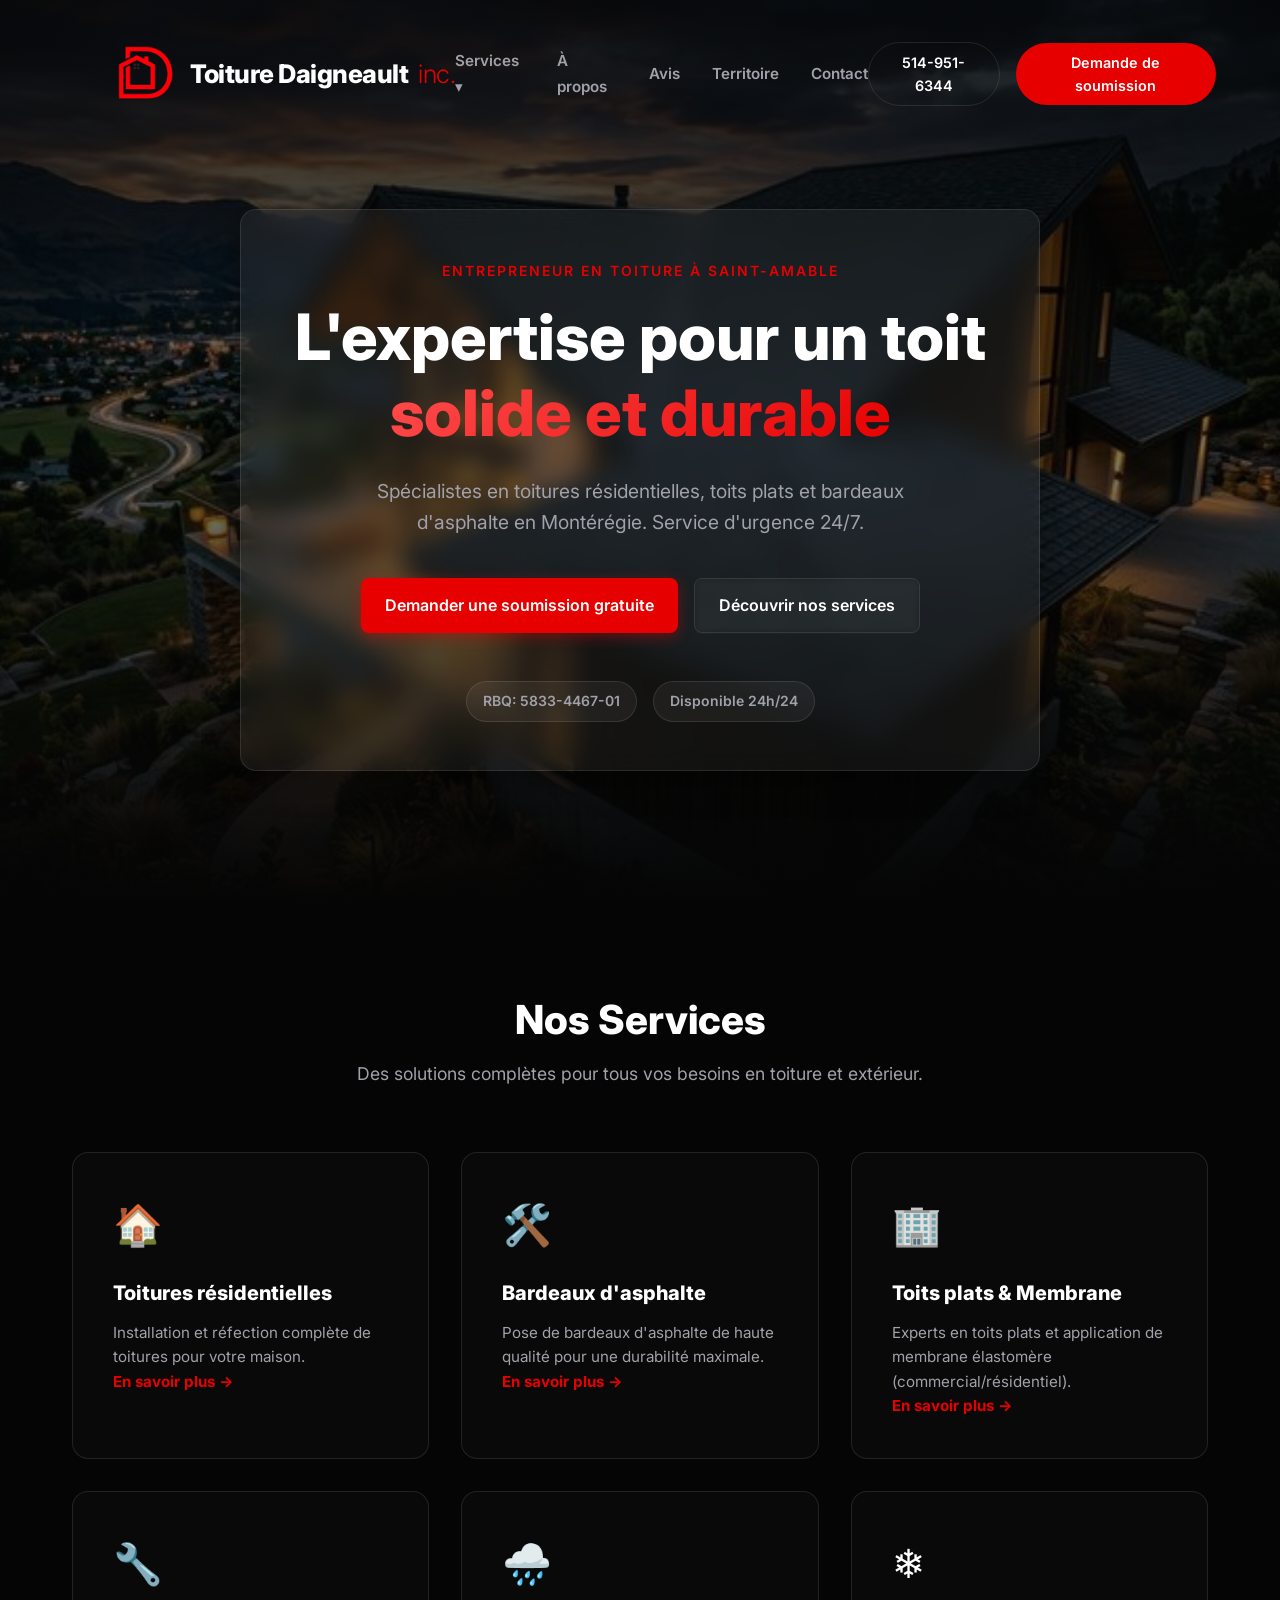
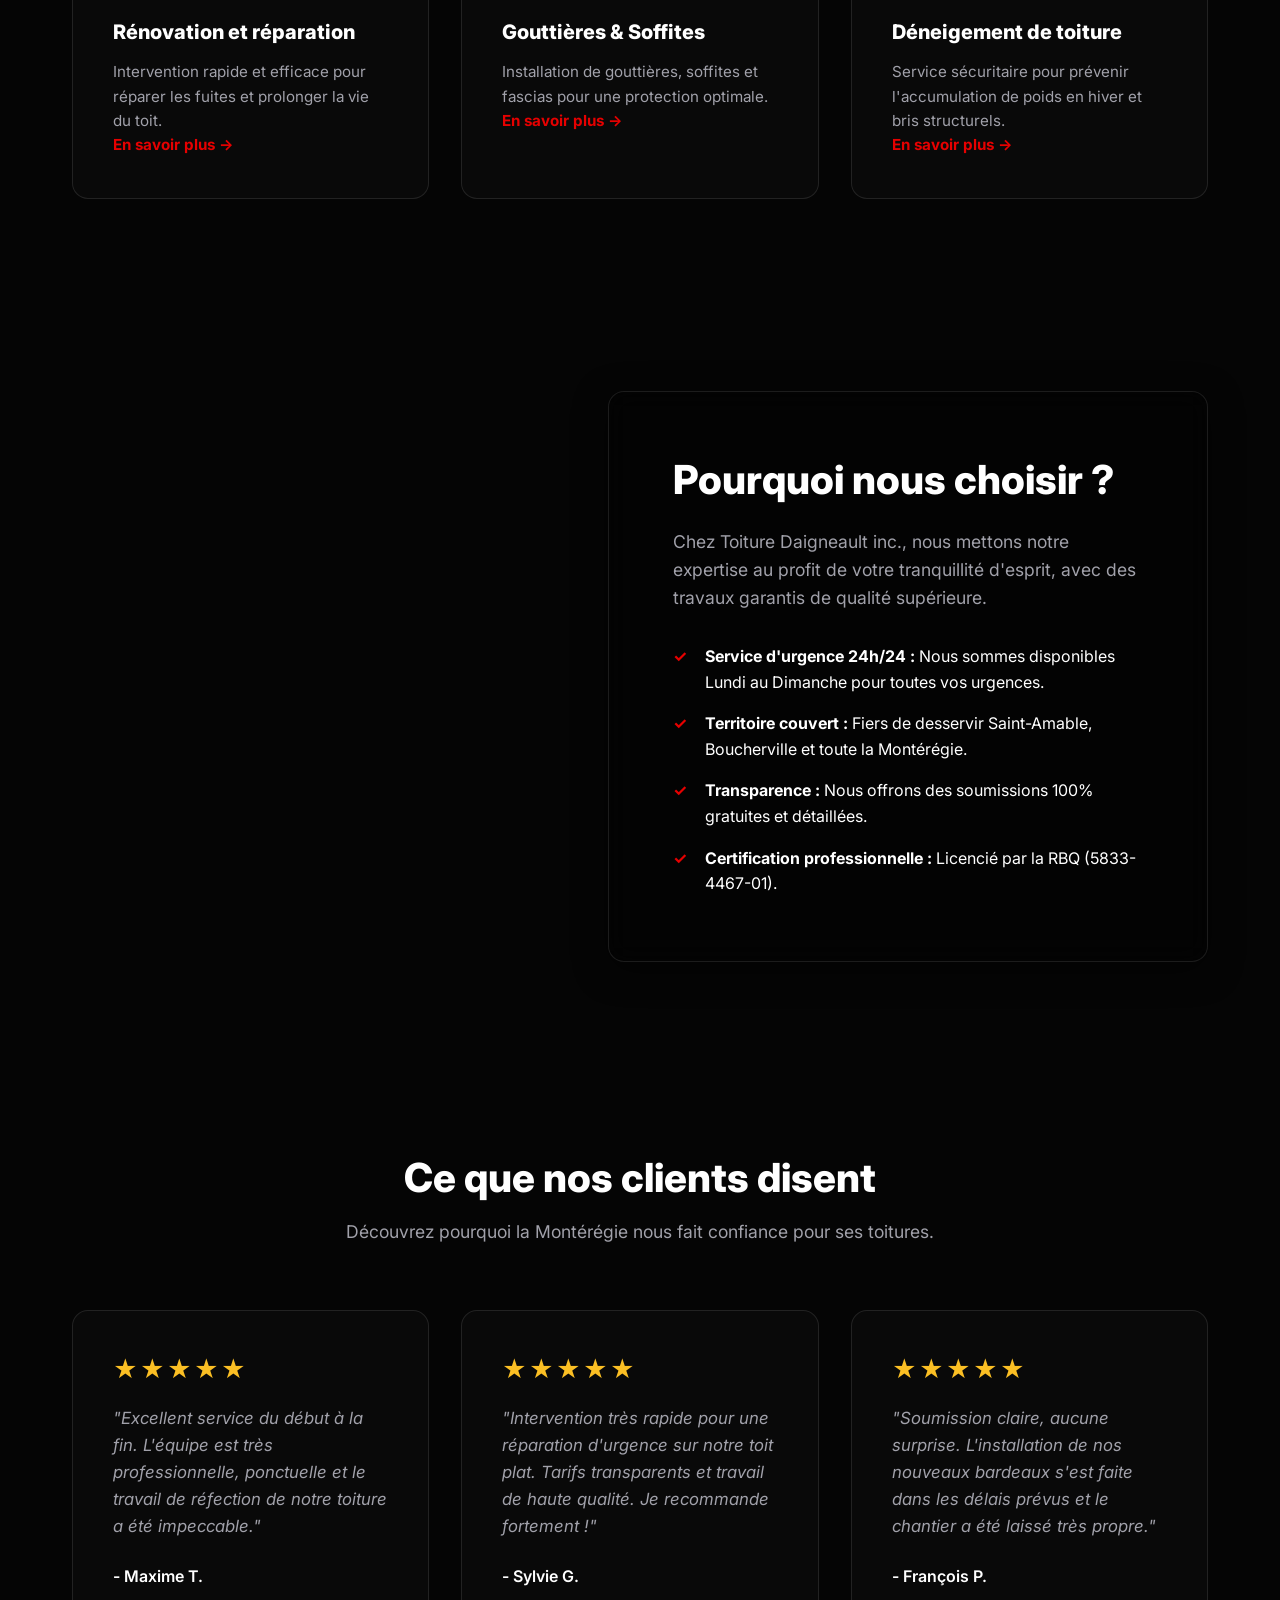
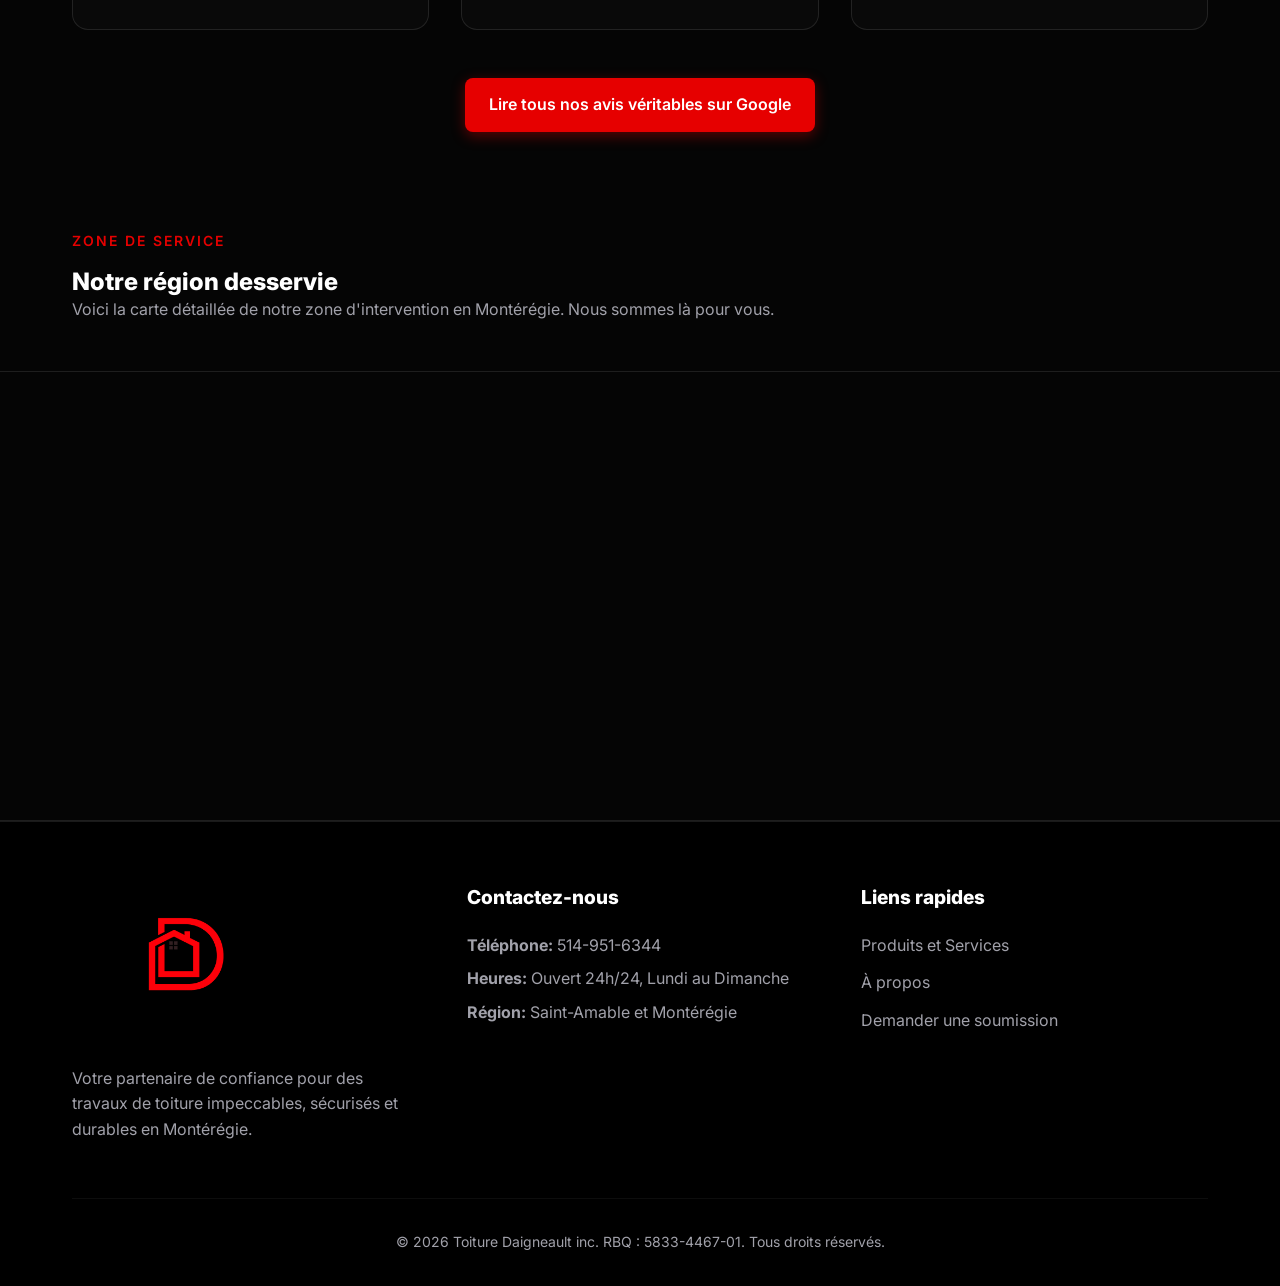
<file: index.html>
<!DOCTYPE html>
<html lang="fr">
<head>
    <meta charset="UTF-8">
    <meta name="viewport" content="width=device-width, initial-scale=1.0">
    <title>Toiture Daigneault inc. - Couvreur Saint-Amable</title>
    <meta name="description" content="Couvreur d'expérience à Saint-Amable, Montérégie. Toitures résidentielles, commerciales, bardeaux d'asphalte, toits plats. Service 24/7. Soumission gratuite.">
    <link href="https://fonts.googleapis.com/css2?family=Inter:wght@300;400;600;800&display=swap" rel="stylesheet">
    <link rel="stylesheet" href="assets/css/style.css">
    <link rel="icon" href="assets/images/logo.png" type="image/png">
</head>
<body>
    <!-- Navbar -->
    <nav class="navbar">
        <div class="nav-content-fluid">
            <a href="#" class="logo-link">
                <img src="assets/images/logo.png" alt="Logo Toiture Daigneault" class="site-logo">
                <span class="logo-text">Toiture Daigneault <span>inc.</span></span>
            </a>
            <ul class="nav-links">
                <li class="dropdown">
                    <a href="index.html#services">Services ▾</a>
                    <ul class="dropdown-menu">
                        <li><a href="residentiel.html">Toitures résidentielles</a></li>
                        <li><a href="bardeaux.html">Bardeaux d'asphalte</a></li>
                        <li><a href="toit-plat.html">Toits plats & Membrane</a></li>
                        <li><a href="reparation.html">Rénovation et réparation</a></li>
                        <li><a href="gouttieres-soffites.html">Gouttières & Soffites</a></li>
                        <li><a href="deneigement.html">Déneigement de toiture</a></li>
                    </ul>
                </li>
                <li><a href="#about">À propos</a></li>
                <li><a href="#avis">Avis</a></li>
                <li><a href="#territoire">Territoire</a></li>
                <li><a href="contact.html">Contact</a></li>
            </ul>
            <div class="nav-actions">
                <a href="tel:514-951-6344" class="btn btn-outline">514-951-6344</a>
                <a href="soumission.html" class="btn btn-nav">Demande de soumission</a>
            </div>
            <button class="mobile-menu-btn" id="mobile-menu-btn">
                <span></span><span></span><span></span>
            </button>
        </div>
    </nav>

    <!-- Hero Section -->
    <header class="hero">
        <div class="hero-bg"></div>
        <div class="container hero-content glass-panel">
            <span class="eyebrow">Entrepreneur en toiture à Saint-Amable</span>
            <h1>L'expertise pour un toit <span>solide et durable</span></h1>
            <p>Spécialistes en toitures résidentielles, toits plats et bardeaux d'asphalte en Montérégie. Service d'urgence 24/7.</p>
            <div class="hero-actions">
                <a href="soumission.html" class="btn btn-primary">Demander une soumission gratuite</a>
                <a href="#services" class="btn btn-secondary">Découvrir nos services</a>
            </div>
            <div class="hero-badges">
                <span class="badge">RBQ: 5833-4467-01</span>
                <span class="badge">Disponible 24h/24</span>
            </div>
        </div>
    </header>

    <!-- Services Section -->
    <section id="services" class="services">
        <div class="container">
            <div class="section-header">
                <h2>Nos Services</h2>
                <p>Des solutions complètes pour tous vos besoins en toiture et extérieur.</p>
            </div>
            <div class="services-grid">
                <a href="residentiel.html" class="service-card glass-card" style="display:block; text-decoration:none;">
                    <div class="icon">🏠</div>
                    <h3>Toitures résidentielles</h3>
                    <p>Installation et réfection complète de toitures pour votre maison. <br><strong style="color:var(--clr-primary);">En savoir plus →</strong></p>
                </a>
                <a href="bardeaux.html" class="service-card glass-card" style="display:block; text-decoration:none;">
                    <div class="icon">🛠️</div>
                    <h3>Bardeaux d'asphalte</h3>
                    <p>Pose de bardeaux d'asphalte de haute qualité pour une durabilité maximale. <br><strong style="color:var(--clr-primary);">En savoir plus →</strong></p>
                </a>
                <a href="toit-plat.html" class="service-card glass-card" style="display:block; text-decoration:none;">
                    <div class="icon">🏢</div>
                    <h3>Toits plats & Membrane</h3>
                    <p>Experts en toits plats et application de membrane élastomère (commercial/résidentiel). <br><strong style="color:var(--clr-primary);">En savoir plus →</strong></p>
                </a>
                <a href="reparation.html" class="service-card glass-card" style="display:block; text-decoration:none;">
                    <div class="icon">🔧</div>
                    <h3>Rénovation et réparation</h3>
                    <p>Intervention rapide et efficace pour réparer les fuites et prolonger la vie du toit. <br><strong style="color:var(--clr-primary);">En savoir plus →</strong></p>
                </a>
                <a href="gouttieres-soffites.html" class="service-card glass-card" style="display:block; text-decoration:none;">
                    <div class="icon">🌧️</div>
                    <h3>Gouttières & Soffites</h3>
                    <p>Installation de gouttières, soffites et fascias pour une protection optimale. <br><strong style="color:var(--clr-primary);">En savoir plus →</strong></p>
                </a>
                <a href="deneigement.html" class="service-card glass-card" style="display:block; text-decoration:none;">
                    <div class="icon">❄️</div>
                    <h3>Déneigement de toiture</h3>
                    <p>Service sécuritaire pour prévenir l'accumulation de poids en hiver et bris structurels. <br><strong style="color:var(--clr-primary);">En savoir plus →</strong></p>
                </a>
            </div>
        </div>
    </section>

    <!-- Why Choose Us -->
    <section id="about" class="about">
        <div class="container about-content">
            <div class="about-text glass-panel dark-glass">
                <h2>Pourquoi nous choisir ?</h2>
                <p>Chez Toiture Daigneault inc., nous mettons notre expertise au profit de votre tranquillité d'esprit, avec des travaux garantis de qualité supérieure.</p>
                <ul class="features-list">
                    <li><strong>Service d'urgence 24h/24 :</strong> Nous sommes disponibles Lundi au Dimanche pour toutes vos urgences.</li>
                    <li><strong>Territoire couvert :</strong> Fiers de desservir Saint-Amable, Boucherville et toute la Montérégie.</li>
                    <li><strong>Transparence :</strong> Nous offrons des soumissions 100% gratuites et détaillées.</li>
                    <li><strong>Certification professionnelle :</strong> Licencié par la RBQ (5833-4467-01).</li>
                </ul>
            </div>
        </div>
    </section>

    <!-- Reviews Section -->
    <section id="avis" class="reviews-section">
        <div class="container">
            <div class="section-header">
                <h2>Ce que nos clients disent</h2>
                <p>Découvrez pourquoi la Montérégie nous fait confiance pour ses toitures.</p>
            </div>
            <div class="reviews-grid">
                <!-- Review 1 -->
                <div class="review-card glass-card">
                    <div class="stars">★★★★★</div>
                    <p class="review-text">"Excellent service du début à la fin. L'équipe est très professionnelle, ponctuelle et le travail de réfection de notre toiture a été impeccable."</p>
                    <p class="review-author">- Maxime T.</p>
                </div>
                <!-- Review 2 -->
                <div class="review-card glass-card">
                    <div class="stars">★★★★★</div>
                    <p class="review-text">"Intervention très rapide pour une réparation d'urgence sur notre toit plat. Tarifs transparents et travail de haute qualité. Je recommande fortement !"</p>
                    <p class="review-author">- Sylvie G.</p>
                </div>
                <!-- Review 3 -->
                <div class="review-card glass-card">
                    <div class="stars">★★★★★</div>
                    <p class="review-text">"Soumission claire, aucune surprise. L'installation de nos nouveaux bardeaux s'est faite dans les délais prévus et le chantier a été laissé très propre."</p>
                    <p class="review-author">- François P.</p>
                </div>
            </div>
            <div class="reviews-action">
                <a href="https://share.google/Veix7asMEls9lWQqp" target="_blank" rel="noopener noreferrer" class="btn btn-primary">Lire tous nos avis véritables sur Google</a>
            </div>
        </div>
    </section>

    <!-- Map Section -->
    <section id="territoire" class="section map-section">
        <div class="container text-center">
            <span class="eyebrow">Zone de service</span>
            <h2>Notre région <span>desservie</span></h2>
            <p style="margin-bottom: 2rem; color: var(--clr-text-muted);">Voici la carte détaillée de notre zone d'intervention en Montérégie. Nous sommes là pour vous.</p>
        </div>
        <div class="map-container">
            <iframe src="https://www.google.com/maps/d/embed?mid=1ug2XmQW80BslyIKaXhJueQ13XkHAT0A&ehbc=2D3142" loading="lazy"></iframe>
        </div>
    </section>

    <!-- Contact & Footer -->
    <footer id="contact" class="footer">
        <div class="container">
            <div class="footer-grid">
                <div class="footer-col brand-col">
                    <a href="#" class="logo-link"><img src="assets/images/logo.png" alt="Toiture Daigneault Inc." class="footer-logo"></a>
                    <p>Votre partenaire de confiance pour des travaux de toiture impeccables, sécurisés et durables en Montérégie.</p>
                </div>
                <div class="footer-col">
                    <h3>Contactez-nous</h3>
                    <p><strong>Téléphone:</strong> <a href="tel:514-951-6344">514-951-6344</a></p>
                    <p><strong>Heures:</strong> Ouvert 24h/24, Lundi au Dimanche</p>
                    <p><strong>Région:</strong> Saint-Amable et Montérégie</p>
                </div>
                <div class="footer-col">
                    <h3>Liens rapides</h3>
                    <ul>
                        <li><a href="#services">Produits et Services</a></li>
                        <li><a href="#about">À propos</a></li>
                        <li><a href="soumission.html">Demander une soumission</a></li>
                    </ul>
                </div>
            </div>
            <div class="footer-bottom">
                <p>&copy; 2026 Toiture Daigneault inc. RBQ : 5833-4467-01. Tous droits réservés.</p>
            </div>
        </div>
    </footer>
    
    <!-- Popup Soumission -->
    <div id="soumission-popup" class="popup-overlay">
        <div class="popup-content glass-panel dark-glass">
            <button class="popup-close" id="popup-close">&times;</button>
            <div class="popup-icon">🏡</div>
            <h2 style="font-size: 2rem; color: white; margin-bottom: 1rem;">Votre toit a besoin d'amour ?</h2>
            <p style="color: var(--clr-text-muted); margin-bottom: 2rem; font-size: 1.1rem; line-height: 1.5;">Ne laissez pas les intempéries abîmer votre propriété. Nos experts sont là pour vous offrir une estimation gratuite et claire.</p>
            <a href="soumission.html" class="btn btn-primary" style="display:block; width:100%; text-align:center;">Demander ma soumission sans frais</a>
        </div>
    </div>

    <script src="assets/js/main.js"></script>
</body>
</html>
</file>
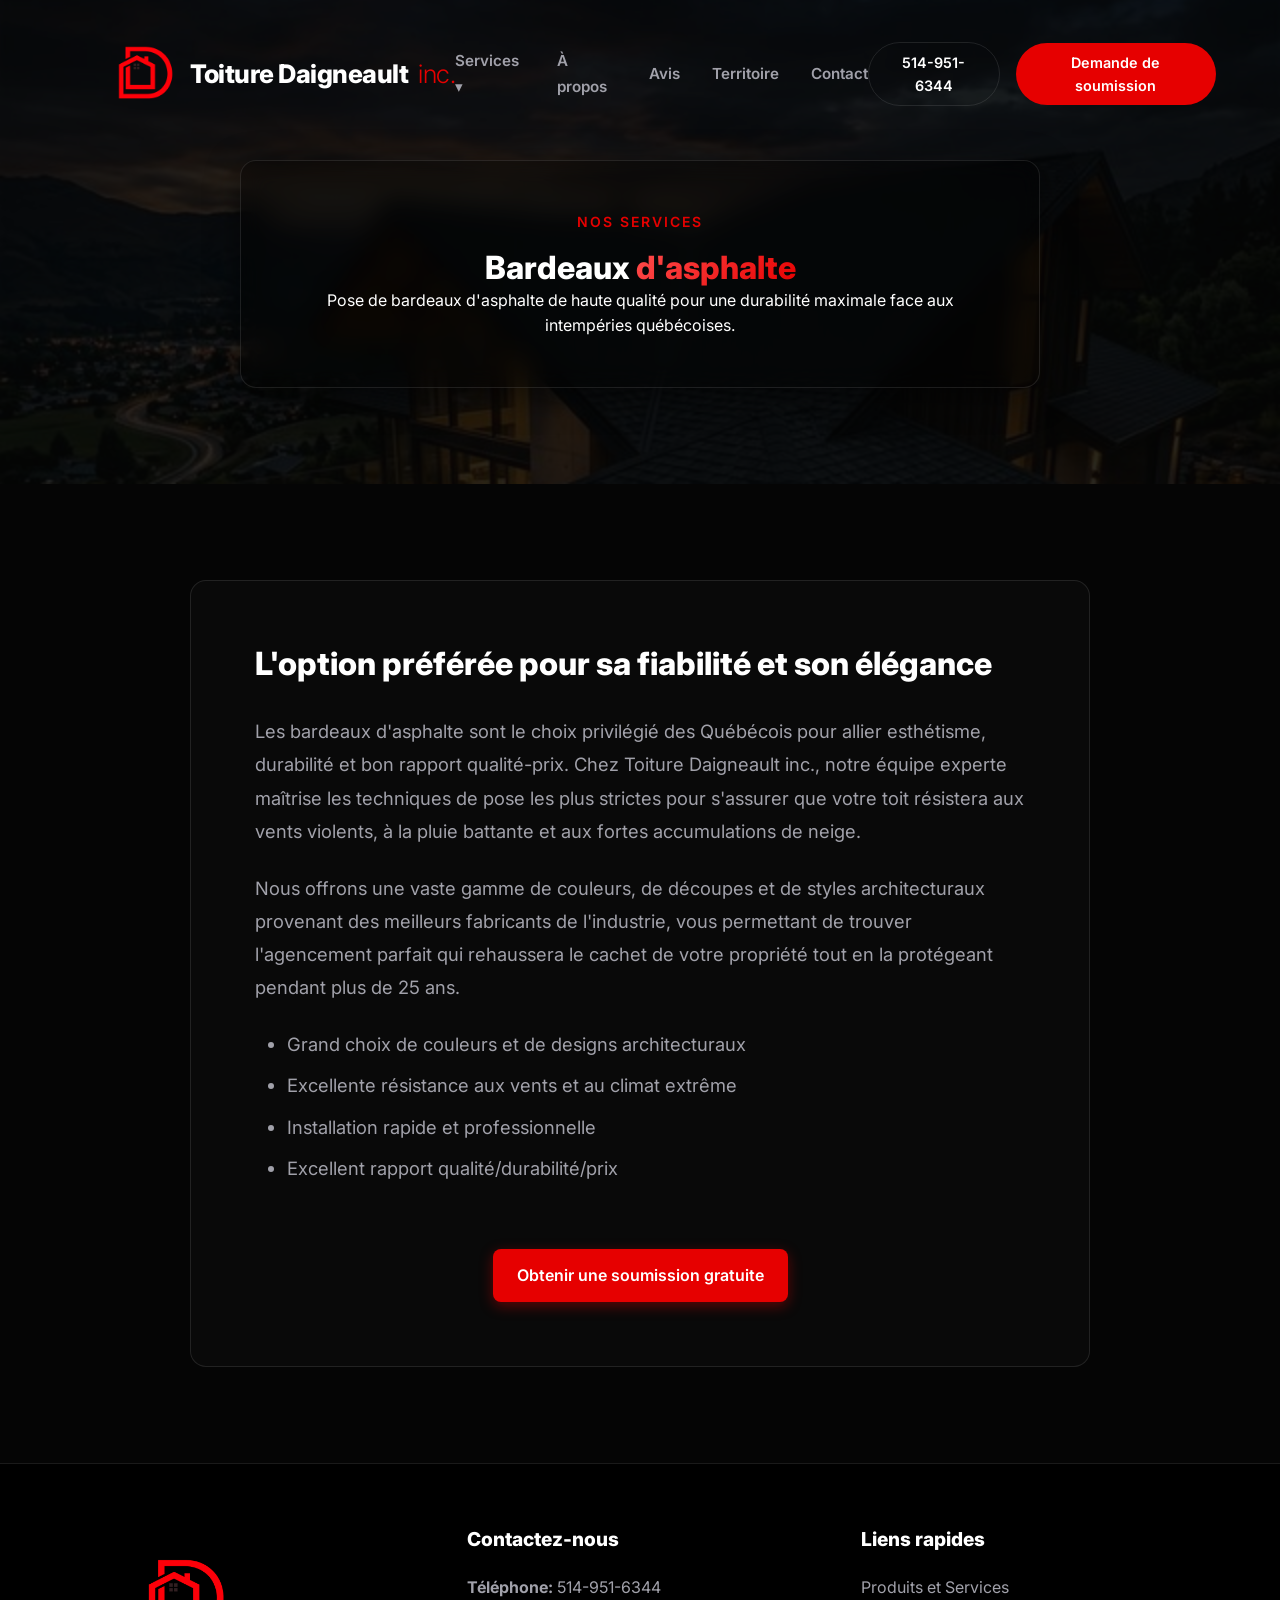
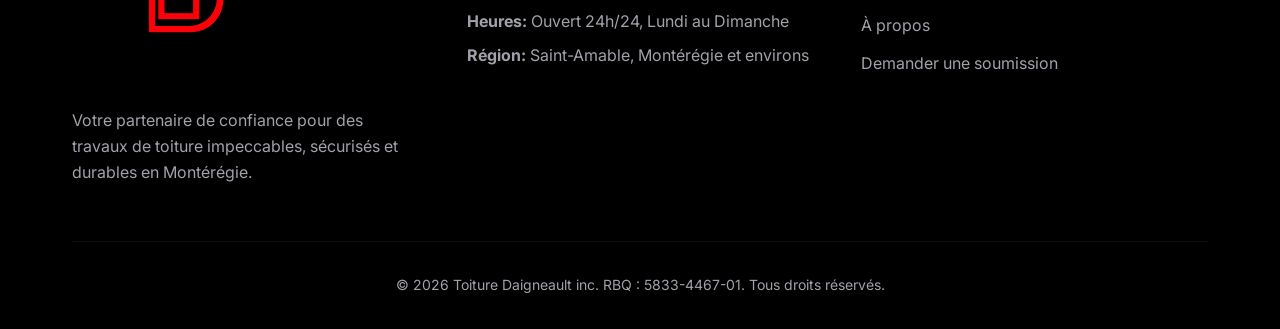
<file: bardeaux.html>
<!DOCTYPE html>
<html lang="fr">
<head>
    <meta charset="UTF-8">
    <meta name="viewport" content="width=device-width, initial-scale=1.0">
    <title>Bardeaux d'asphalte - Toiture Daigneault inc.</title>
    <meta name="description" content="Pose experte de bardeaux d'asphalte pour une durabilité maximale. Toiture Daigneault inc, Montérégie.">
    <link href="https://fonts.googleapis.com/css2?family=Inter:wght@300;400;600;800&display=swap" rel="stylesheet">
    <link rel="stylesheet" href="assets/css/style.css">
    <link rel="icon" href="assets/images/logo.png" type="image/png">
</head>
<body>
    <!-- Navbar -->
    <nav class="navbar scrolled">
        <div class="nav-content-fluid">
            <a href="index.html" class="logo-link">
                <img src="assets/images/logo.png" alt="Logo Toiture Daigneault" class="site-logo">
                <span class="logo-text">Toiture Daigneault <span>inc.</span></span>
            </a>
            <ul class="nav-links">
                <li class="dropdown">
                    <a href="index.html#services">Services ▾</a>
                    <ul class="dropdown-menu">
                        <li><a href="residentiel.html">Toitures résidentielles</a></li>
                        <li><a href="bardeaux.html">Bardeaux d'asphalte</a></li>
                        <li><a href="toit-plat.html">Toits plats & Membrane</a></li>
                        <li><a href="reparation.html">Rénovation et réparation</a></li>
                        <li><a href="gouttieres-soffites.html">Gouttières & Soffites</a></li>
                        <li><a href="deneigement.html">Déneigement de toiture</a></li>
                    </ul>
                </li>
                <li><a href="index.html#about">À propos</a></li>
                <li><a href="index.html#avis">Avis</a></li>
                <li><a href="index.html#territoire">Territoire</a></li>
                <li><a href="contact.html">Contact</a></li>
            </ul>
            <div class="nav-actions">
                <a href="tel:514-951-6344" class="btn btn-outline">514-951-6344</a>
                <a href="soumission.html" class="btn btn-nav">Demande de soumission</a>
            </div>
        </div>
    </nav>

    <header class="service-hero">
        <div class="container hero-content glass-panel dark-glass">
            <span class="eyebrow">Nos Services</span>
            <h1>Bardeaux <span>d'asphalte</span></h1>
            <p>Pose de bardeaux d'asphalte de haute qualité pour une durabilité maximale face aux intempéries québécoises.</p>
        </div>
    </header>

    <section class="service-details">
        <div class="container">
            <div class="details-content">
                <h2>L'option préférée pour sa fiabilité et son élégance</h2>
                <p>Les bardeaux d'asphalte sont le choix privilégié des Québécois pour allier esthétisme, durabilité et bon rapport qualité-prix. Chez Toiture Daigneault inc., notre équipe experte maîtrise les techniques de pose les plus strictes pour s'assurer que votre toit résistera aux vents violents, à la pluie battante et aux fortes accumulations de neige.</p>
                <p>Nous offrons une vaste gamme de couleurs, de découpes et de styles architecturaux provenant des meilleurs fabricants de l'industrie, vous permettant de trouver l'agencement parfait qui rehaussera le cachet de votre propriété tout en la protégeant pendant plus de 25 ans.</p>
                <ul>
                    <li>Grand choix de couleurs et de designs architecturaux</li>
                    <li>Excellente résistance aux vents et au climat extrême</li>
                    <li>Installation rapide et professionnelle</li>
                    <li>Excellent rapport qualité/durabilité/prix</li>
                </ul>
                <div class="service-actions">
                    <a href="soumission.html" class="btn btn-primary">Obtenir une soumission gratuite</a>
                </div>
            </div>
        </div>
    </section>

    <!-- Footer -->
    <footer class="footer">
        <div class="container">
            <div class="footer-grid">
                <div class="footer-col brand-col">
                    <a href="index.html" class="logo-link"><img src="assets/images/logo.png" alt="Toiture Daigneault Inc." class="footer-logo"></a>
                    <p>Votre partenaire de confiance pour des travaux de toiture impeccables, sécurisés et durables en Montérégie.</p>
                </div>
                <div class="footer-col">
                    <h3>Contactez-nous</h3>
                    <p><strong>Téléphone:</strong> <a href="tel:514-951-6344">514-951-6344</a></p>
                    <p><strong>Heures:</strong> Ouvert 24h/24, Lundi au Dimanche</p>
                    <p><strong>Région:</strong> Saint-Amable, Montérégie et environs</p>
                </div>
                <div class="footer-col">
                    <h3>Liens rapides</h3>
                    <ul>
                        <li><a href="index.html#services">Produits et Services</a></li>
                        <li><a href="index.html#about">À propos</a></li>
                        <li><a href="soumission.html">Demander une soumission</a></li>
                    </ul>
                </div>
            </div>
            <div class="footer-bottom">
                <p>&copy; 2026 Toiture Daigneault inc. RBQ : 5833-4467-01. Tous droits réservés.</p>
            </div>
        </div>
    </footer>
    <script src="assets/js/main.js"></script>
</body>
</html>
</file>
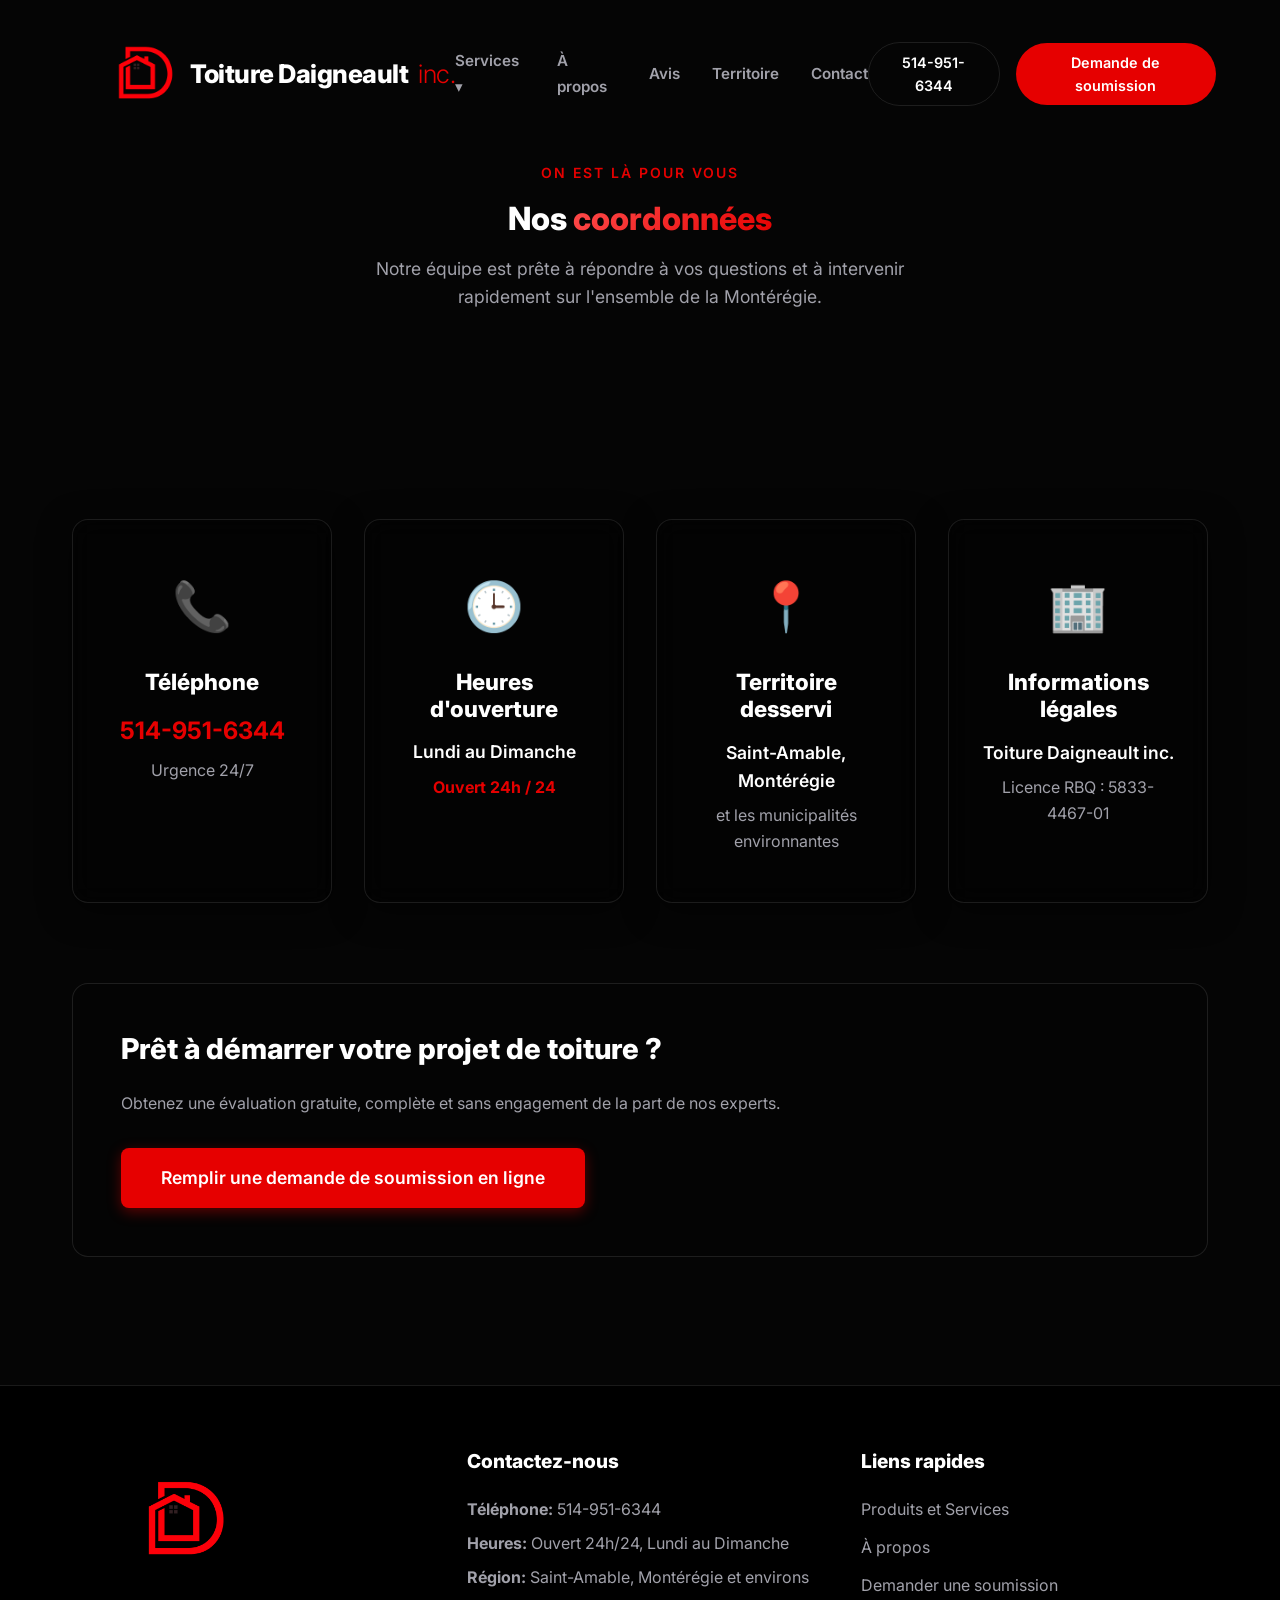
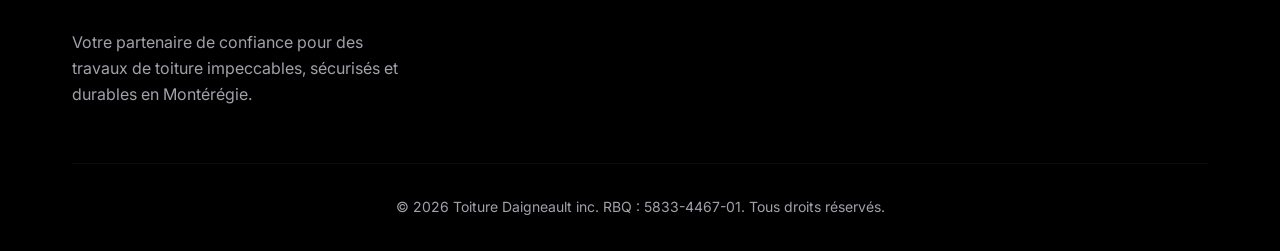
<file: contact.html>
<!DOCTYPE html>
<html lang="fr">
<head>
    <meta charset="UTF-8">
    <meta name="viewport" content="width=device-width, initial-scale=1.0">
    <title>Contactez Toiture Daigneault inc.</title>
    <meta name="description" content="Coordonnées professionnelles, horaires et territoires desservis par Toiture Daigneault inc.">
    <link href="https://fonts.googleapis.com/css2?family=Inter:wght@300;400;600;800&display=swap" rel="stylesheet">
    <link rel="stylesheet" href="assets/css/style.css">
    <link rel="icon" href="assets/images/logo.png" type="image/png">
    <style>
        .contact-page-hero {
            padding: 10rem 0 6rem;
            text-align: center;
        }
        .contact-details-section {
            padding: 4rem 0 8rem;
        }
        .contact-cards {
            display: grid;
            grid-template-columns: repeat(auto-fit, minmax(260px, 1fr));
            gap: 2rem;
            margin-top: 3rem;
        }
        .contact-card {
            padding: 3rem 2rem;
            text-align: center;
            border-radius: 1rem;
            border: 1px solid var(--clr-glass-border);
            transition: var(--transition);
        }
        .contact-card:hover {
            transform: translateY(-5px);
            border-color: rgba(230, 0, 0, 0.5);
            box-shadow: 0 10px 30px rgba(0,0,0,0.5);
        }
        .contact-card .icon {
            font-size: 3rem;
            margin-bottom: 1.5rem;
        }
        .contact-card h3 {
            font-size: 1.4rem;
            margin-bottom: 0.5rem;
        }
    </style>
</head>
<body>
    <!-- Navbar -->
    <nav class="navbar scrolled">
        <div class="nav-content-fluid">
            <a href="index.html" class="logo-link">
                <img src="assets/images/logo.png" alt="Logo Toiture Daigneault" class="site-logo">
                <span class="logo-text">Toiture Daigneault <span>inc.</span></span>
            </a>
            <ul class="nav-links">
                <li class="dropdown">
                    <a href="index.html#services">Services ▾</a>
                    <ul class="dropdown-menu">
                        <li><a href="residentiel.html">Toitures résidentielles</a></li>
                        <li><a href="bardeaux.html">Bardeaux d'asphalte</a></li>
                        <li><a href="toit-plat.html">Toits plats & Membrane</a></li>
                        <li><a href="reparation.html">Rénovation et réparation</a></li>
                        <li><a href="gouttieres-soffites.html">Gouttières & Soffites</a></li>
                        <li><a href="deneigement.html">Déneigement de toiture</a></li>
                    </ul>
                </li>
                <li><a href="index.html#about">À propos</a></li>
                <li><a href="index.html#avis">Avis</a></li>
                <li><a href="index.html#territoire">Territoire</a></li>
                <li><a href="contact.html">Contact</a></li>
            </ul>
            <div class="nav-actions">
                <a href="tel:514-951-6344" class="btn btn-outline">514-951-6344</a>
                <a href="soumission.html" class="btn btn-nav">Demande de soumission</a>
            </div>
        </div>
    </nav>

    <!-- Hero -->
    <header class="contact-page-hero">
        <div class="container text-center">
            <span class="eyebrow">On est là pour vous</span>
            <h1>Nos <span>coordonnées</span></h1>
            <p style="color:var(--clr-text-muted); font-size:1.1rem; max-width:600px; margin: 1rem auto 0;">Notre équipe est prête à répondre à vos questions et à intervenir rapidement sur l'ensemble de la Montérégie.</p>
        </div>
    </header>

    <!-- Contact Details -->
    <section class="contact-details-section">
        <div class="container">
            <div class="contact-cards">
                <div class="contact-card glass-panel dark-glass">
                    <div class="icon">📞</div>
                    <h3>Téléphone</h3>
                    <p style="margin-top:1rem; font-size:1.5rem; font-weight:bold;"><a href="tel:514-951-6344" style="color:var(--clr-primary); text-decoration:none;">514-951-6344</a></p>
                    <p style="margin-top:0.5rem; color:var(--clr-text-muted);">Urgence 24/7</p>
                </div>
                <div class="contact-card glass-panel dark-glass">
                    <div class="icon">🕒</div>
                    <h3>Heures d'ouverture</h3>
                    <p style="margin-top:1rem; font-size:1.1rem; font-weight:600;">Lundi au Dimanche</p>
                    <p style="margin-top:0.5rem; color:var(--clr-primary); font-weight:bold;">Ouvert 24h / 24</p>
                </div>
                <div class="contact-card glass-panel dark-glass">
                    <div class="icon">📍</div>
                    <h3>Territoire desservi</h3>
                    <p style="margin-top:1rem; font-size:1.1rem; font-weight:600;">Saint-Amable, Montérégie</p>
                    <p style="margin-top:0.5rem; color:var(--clr-text-muted);">et les municipalités environnantes</p>
                </div>
                <div class="contact-card glass-panel dark-glass">
                    <div class="icon">🏢</div>
                    <h3>Informations légales</h3>
                    <p style="margin-top:1rem; font-size:1.1rem; font-weight:600;">Toiture Daigneault inc.</p>
                    <p style="margin-top:0.5rem; color:var(--clr-text-muted);">Licence RBQ : 5833-4467-01</p>
                </div>
            </div>
            
            <div class="text-center" style="margin-top: 5rem; padding: 3rem; background: rgba(5,5,5,0.5); border: 1px solid var(--clr-glass-border); border-radius: 1rem;">
                <h3 style="margin-bottom:1.5rem; font-size:1.8rem;">Prêt à démarrer votre projet de toiture ?</h3>
                <p style="color:var(--clr-text-muted); margin-bottom: 2rem;">Obtenez une évaluation gratuite, complète et sans engagement de la part de nos experts.</p>
                <a href="soumission.html" class="btn btn-primary" style="font-size:1.1rem; padding:1rem 2.5rem; display:inline-block;">Remplir une demande de soumission en ligne</a>
            </div>
        </div>
    </section>

    <!-- Footer -->
    <footer class="footer">
        <div class="container">
            <div class="footer-grid">
                <div class="footer-col brand-col">
                    <a href="index.html" class="logo-link"><img src="assets/images/logo.png" alt="Toiture Daigneault Inc." class="footer-logo"></a>
                    <p>Votre partenaire de confiance pour des travaux de toiture impeccables, sécurisés et durables en Montérégie.</p>
                </div>
                <div class="footer-col">
                    <h3>Contactez-nous</h3>
                    <p><strong>Téléphone:</strong> <a href="tel:514-951-6344">514-951-6344</a></p>
                    <p><strong>Heures:</strong> Ouvert 24h/24, Lundi au Dimanche</p>
                    <p><strong>Région:</strong> Saint-Amable, Montérégie et environs</p>
                </div>
                <div class="footer-col">
                    <h3>Liens rapides</h3>
                    <ul>
                        <li><a href="index.html#services">Produits et Services</a></li>
                        <li><a href="index.html#about">À propos</a></li>
                        <li><a href="soumission.html">Demander une soumission</a></li>
                    </ul>
                </div>
            </div>
            <div class="footer-bottom">
                <p>&copy; 2026 Toiture Daigneault inc. RBQ : 5833-4467-01. Tous droits réservés.</p>
            </div>
        </div>
    </footer>
    <script src="assets/js/main.js"></script>
</body>
</html>
</file>
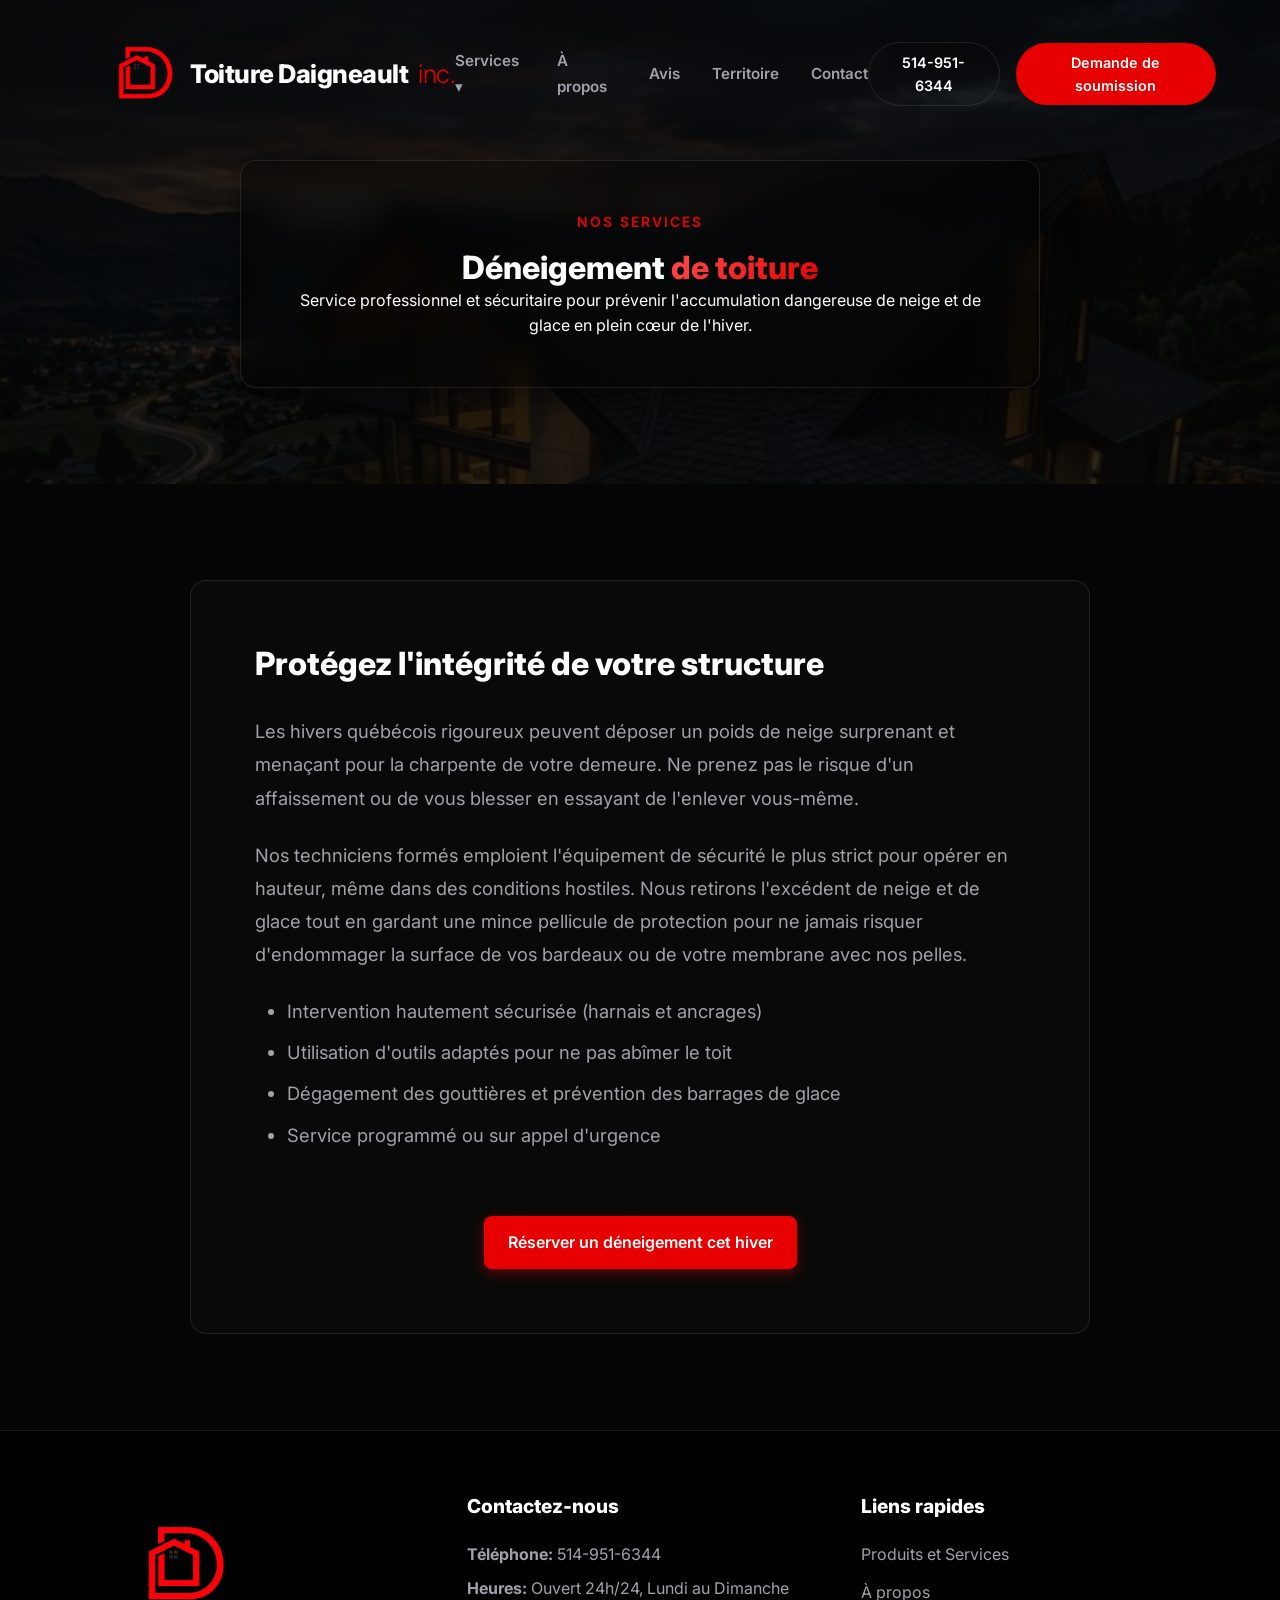
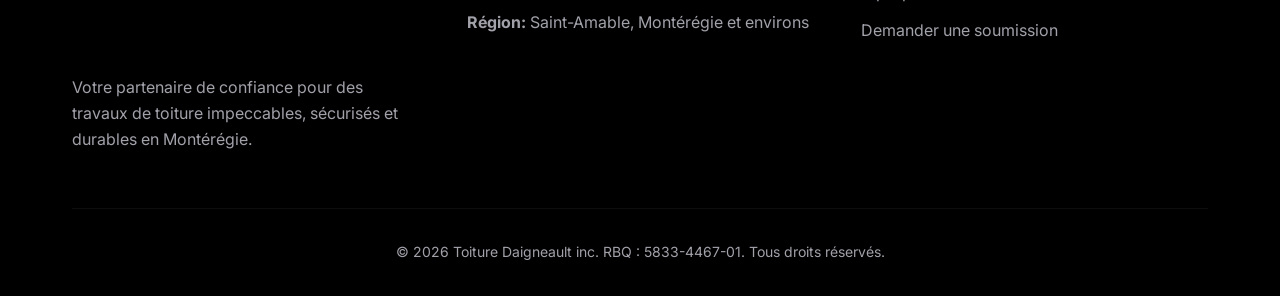
<file: deneigement.html>
<!DOCTYPE html>
<html lang="fr">
<head>
    <meta charset="UTF-8">
    <meta name="viewport" content="width=device-width, initial-scale=1.0">
    <title>Déneigement de toiture - Toiture Daigneault inc.</title>
    <meta name="description" content="Déneigement sécuritaire de toiture pour prévenir l'accumulation de poids et éviter les bris structurels.">
    <link href="https://fonts.googleapis.com/css2?family=Inter:wght@300;400;600;800&display=swap" rel="stylesheet">
    <link rel="stylesheet" href="assets/css/style.css">
    <link rel="icon" href="assets/images/logo.png" type="image/png">
</head>
<body>
    <!-- Navbar -->
    <nav class="navbar scrolled">
        <div class="nav-content-fluid">
            <a href="index.html" class="logo-link">
                <img src="assets/images/logo.png" alt="Logo Toiture Daigneault" class="site-logo">
                <span class="logo-text">Toiture Daigneault <span>inc.</span></span>
            </a>
            <ul class="nav-links">
                <li class="dropdown">
                    <a href="index.html#services">Services ▾</a>
                    <ul class="dropdown-menu">
                        <li><a href="residentiel.html">Toitures résidentielles</a></li>
                        <li><a href="bardeaux.html">Bardeaux d'asphalte</a></li>
                        <li><a href="toit-plat.html">Toits plats & Membrane</a></li>
                        <li><a href="reparation.html">Rénovation et réparation</a></li>
                        <li><a href="gouttieres-soffites.html">Gouttières & Soffites</a></li>
                        <li><a href="deneigement.html">Déneigement de toiture</a></li>
                    </ul>
                </li>
                <li><a href="index.html#about">À propos</a></li>
                <li><a href="index.html#avis">Avis</a></li>
                <li><a href="index.html#territoire">Territoire</a></li>
                <li><a href="contact.html">Contact</a></li>
            </ul>
            <div class="nav-actions">
                <a href="tel:514-951-6344" class="btn btn-outline">514-951-6344</a>
                <a href="soumission.html" class="btn btn-nav">Demande de soumission</a>
            </div>
        </div>
    </nav>

    <header class="service-hero">
        <div class="container hero-content glass-panel dark-glass">
            <span class="eyebrow">Nos Services</span>
            <h1>Déneigement <span>de toiture</span></h1>
            <p>Service professionnel et sécuritaire pour prévenir l'accumulation dangereuse de neige et de glace en plein cœur de l'hiver.</p>
        </div>
    </header>

    <section class="service-details">
        <div class="container">
            <div class="details-content">
                <h2>Protégez l'intégrité de votre structure</h2>
                <p>Les hivers québécois rigoureux peuvent déposer un poids de neige surprenant et menaçant pour la charpente de votre demeure. Ne prenez pas le risque d'un affaissement ou de vous blesser en essayant de l'enlever vous-même.</p>
                <p>Nos techniciens formés emploient l'équipement de sécurité le plus strict pour opérer en hauteur, même dans des conditions hostiles. Nous retirons l'excédent de neige et de glace tout en gardant une mince pellicule de protection pour ne jamais risquer d'endommager la surface de vos bardeaux ou de votre membrane avec nos pelles.</p>
                <ul>
                    <li>Intervention hautement sécurisée (harnais et ancrages)</li>
                    <li>Utilisation d'outils adaptés pour ne pas abîmer le toit</li>
                    <li>Dégagement des gouttières et prévention des barrages de glace</li>
                    <li>Service programmé ou sur appel d'urgence</li>
                </ul>
                <div class="service-actions">
                    <a href="soumission.html" class="btn btn-primary">Réserver un déneigement cet hiver</a>
                </div>
            </div>
        </div>
    </section>

    <!-- Footer -->
    <footer class="footer">
        <div class="container">
            <div class="footer-grid">
                <div class="footer-col brand-col">
                    <a href="index.html" class="logo-link"><img src="assets/images/logo.png" alt="Toiture Daigneault Inc." class="footer-logo"></a>
                    <p>Votre partenaire de confiance pour des travaux de toiture impeccables, sécurisés et durables en Montérégie.</p>
                </div>
                <div class="footer-col">
                    <h3>Contactez-nous</h3>
                    <p><strong>Téléphone:</strong> <a href="tel:514-951-6344">514-951-6344</a></p>
                    <p><strong>Heures:</strong> Ouvert 24h/24, Lundi au Dimanche</p>
                    <p><strong>Région:</strong> Saint-Amable, Montérégie et environs</p>
                </div>
                <div class="footer-col">
                    <h3>Liens rapides</h3>
                    <ul>
                        <li><a href="index.html#services">Produits et Services</a></li>
                        <li><a href="index.html#about">À propos</a></li>
                        <li><a href="soumission.html">Demander une soumission</a></li>
                    </ul>
                </div>
            </div>
            <div class="footer-bottom">
                <p>&copy; 2026 Toiture Daigneault inc. RBQ : 5833-4467-01. Tous droits réservés.</p>
            </div>
        </div>
    </footer>
    <script src="assets/js/main.js"></script>
</body>
</html>
</file>
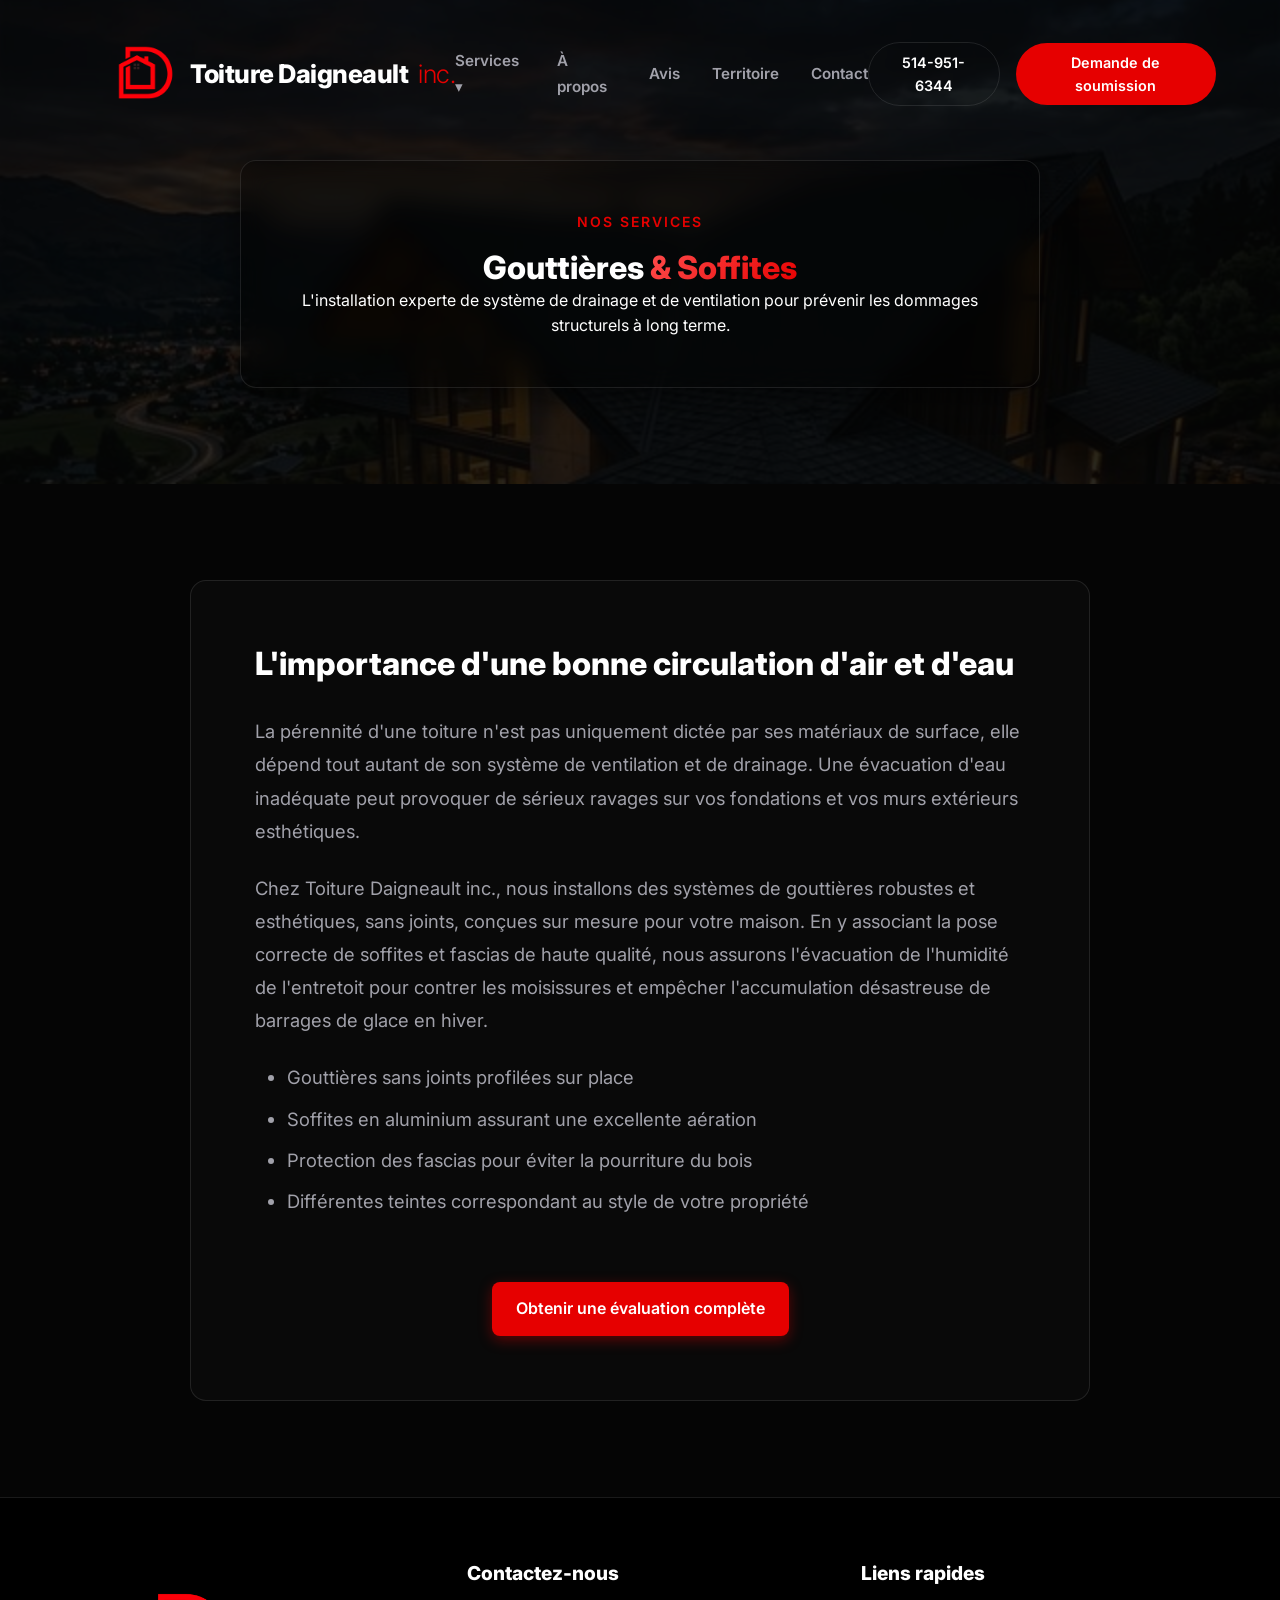
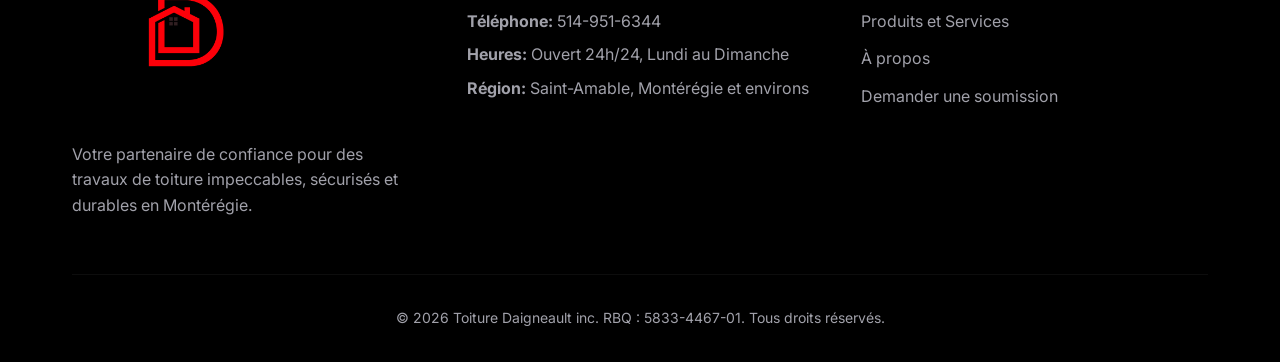
<file: gouttieres-soffites.html>
<!DOCTYPE html>
<html lang="fr">
<head>
    <meta charset="UTF-8">
    <meta name="viewport" content="width=device-width, initial-scale=1.0">
    <title>Gouttières & Soffites - Toiture Daigneault inc.</title>
    <meta name="description" content="Installation de gouttières, soffites et fascias pour une protection optimale de l'enveloppe de votre bâtiment.">
    <link href="https://fonts.googleapis.com/css2?family=Inter:wght@300;400;600;800&display=swap" rel="stylesheet">
    <link rel="stylesheet" href="assets/css/style.css">
    <link rel="icon" href="assets/images/logo.png" type="image/png">
</head>
<body>
    <!-- Navbar -->
    <nav class="navbar scrolled">
        <div class="nav-content-fluid">
            <a href="index.html" class="logo-link">
                <img src="assets/images/logo.png" alt="Logo Toiture Daigneault" class="site-logo">
                <span class="logo-text">Toiture Daigneault <span>inc.</span></span>
            </a>
            <ul class="nav-links">
                <li class="dropdown">
                    <a href="index.html#services">Services ▾</a>
                    <ul class="dropdown-menu">
                        <li><a href="residentiel.html">Toitures résidentielles</a></li>
                        <li><a href="bardeaux.html">Bardeaux d'asphalte</a></li>
                        <li><a href="toit-plat.html">Toits plats & Membrane</a></li>
                        <li><a href="reparation.html">Rénovation et réparation</a></li>
                        <li><a href="gouttieres-soffites.html">Gouttières & Soffites</a></li>
                        <li><a href="deneigement.html">Déneigement de toiture</a></li>
                    </ul>
                </li>
                <li><a href="index.html#about">À propos</a></li>
                <li><a href="index.html#avis">Avis</a></li>
                <li><a href="index.html#territoire">Territoire</a></li>
                <li><a href="contact.html">Contact</a></li>
            </ul>
            <div class="nav-actions">
                <a href="tel:514-951-6344" class="btn btn-outline">514-951-6344</a>
                <a href="soumission.html" class="btn btn-nav">Demande de soumission</a>
            </div>
        </div>
    </nav>

    <header class="service-hero">
        <div class="container hero-content glass-panel dark-glass">
            <span class="eyebrow">Nos Services</span>
            <h1>Gouttières <span>& Soffites</span></h1>
            <p>L'installation experte de système de drainage et de ventilation pour prévenir les dommages structurels à long terme.</p>
        </div>
    </header>

    <section class="service-details">
        <div class="container">
            <div class="details-content">
                <h2>L'importance d'une bonne circulation d'air et d'eau</h2>
                <p>La pérennité d'une toiture n'est pas uniquement dictée par ses matériaux de surface, elle dépend tout autant de son système de ventilation et de drainage. Une évacuation d'eau inadéquate peut provoquer de sérieux ravages sur vos fondations et vos murs extérieurs esthétiques.</p>
                <p>Chez Toiture Daigneault inc., nous installons des systèmes de gouttières robustes et esthétiques, sans joints, conçues sur mesure pour votre maison. En y associant la pose correcte de soffites et fascias de haute qualité, nous assurons l'évacuation de l'humidité de l'entretoit pour contrer les moisissures et empêcher l'accumulation désastreuse de barrages de glace en hiver.</p>
                <ul>
                    <li>Gouttières sans joints profilées sur place</li>
                    <li>Soffites en aluminium assurant une excellente aération</li>
                    <li>Protection des fascias pour éviter la pourriture du bois</li>
                    <li>Différentes teintes correspondant au style de votre propriété</li>
                </ul>
                <div class="service-actions">
                    <a href="soumission.html" class="btn btn-primary">Obtenir une évaluation complète</a>
                </div>
            </div>
        </div>
    </section>

    <!-- Footer -->
    <footer class="footer">
        <div class="container">
            <div class="footer-grid">
                <div class="footer-col brand-col">
                    <a href="index.html" class="logo-link"><img src="assets/images/logo.png" alt="Toiture Daigneault Inc." class="footer-logo"></a>
                    <p>Votre partenaire de confiance pour des travaux de toiture impeccables, sécurisés et durables en Montérégie.</p>
                </div>
                <div class="footer-col">
                    <h3>Contactez-nous</h3>
                    <p><strong>Téléphone:</strong> <a href="tel:514-951-6344">514-951-6344</a></p>
                    <p><strong>Heures:</strong> Ouvert 24h/24, Lundi au Dimanche</p>
                    <p><strong>Région:</strong> Saint-Amable, Montérégie et environs</p>
                </div>
                <div class="footer-col">
                    <h3>Liens rapides</h3>
                    <ul>
                        <li><a href="index.html#services">Produits et Services</a></li>
                        <li><a href="index.html#about">À propos</a></li>
                        <li><a href="soumission.html">Demander une soumission</a></li>
                    </ul>
                </div>
            </div>
            <div class="footer-bottom">
                <p>&copy; 2026 Toiture Daigneault inc. RBQ : 5833-4467-01. Tous droits réservés.</p>
            </div>
        </div>
    </footer>
    <script src="assets/js/main.js"></script>
</body>
</html>
</file>
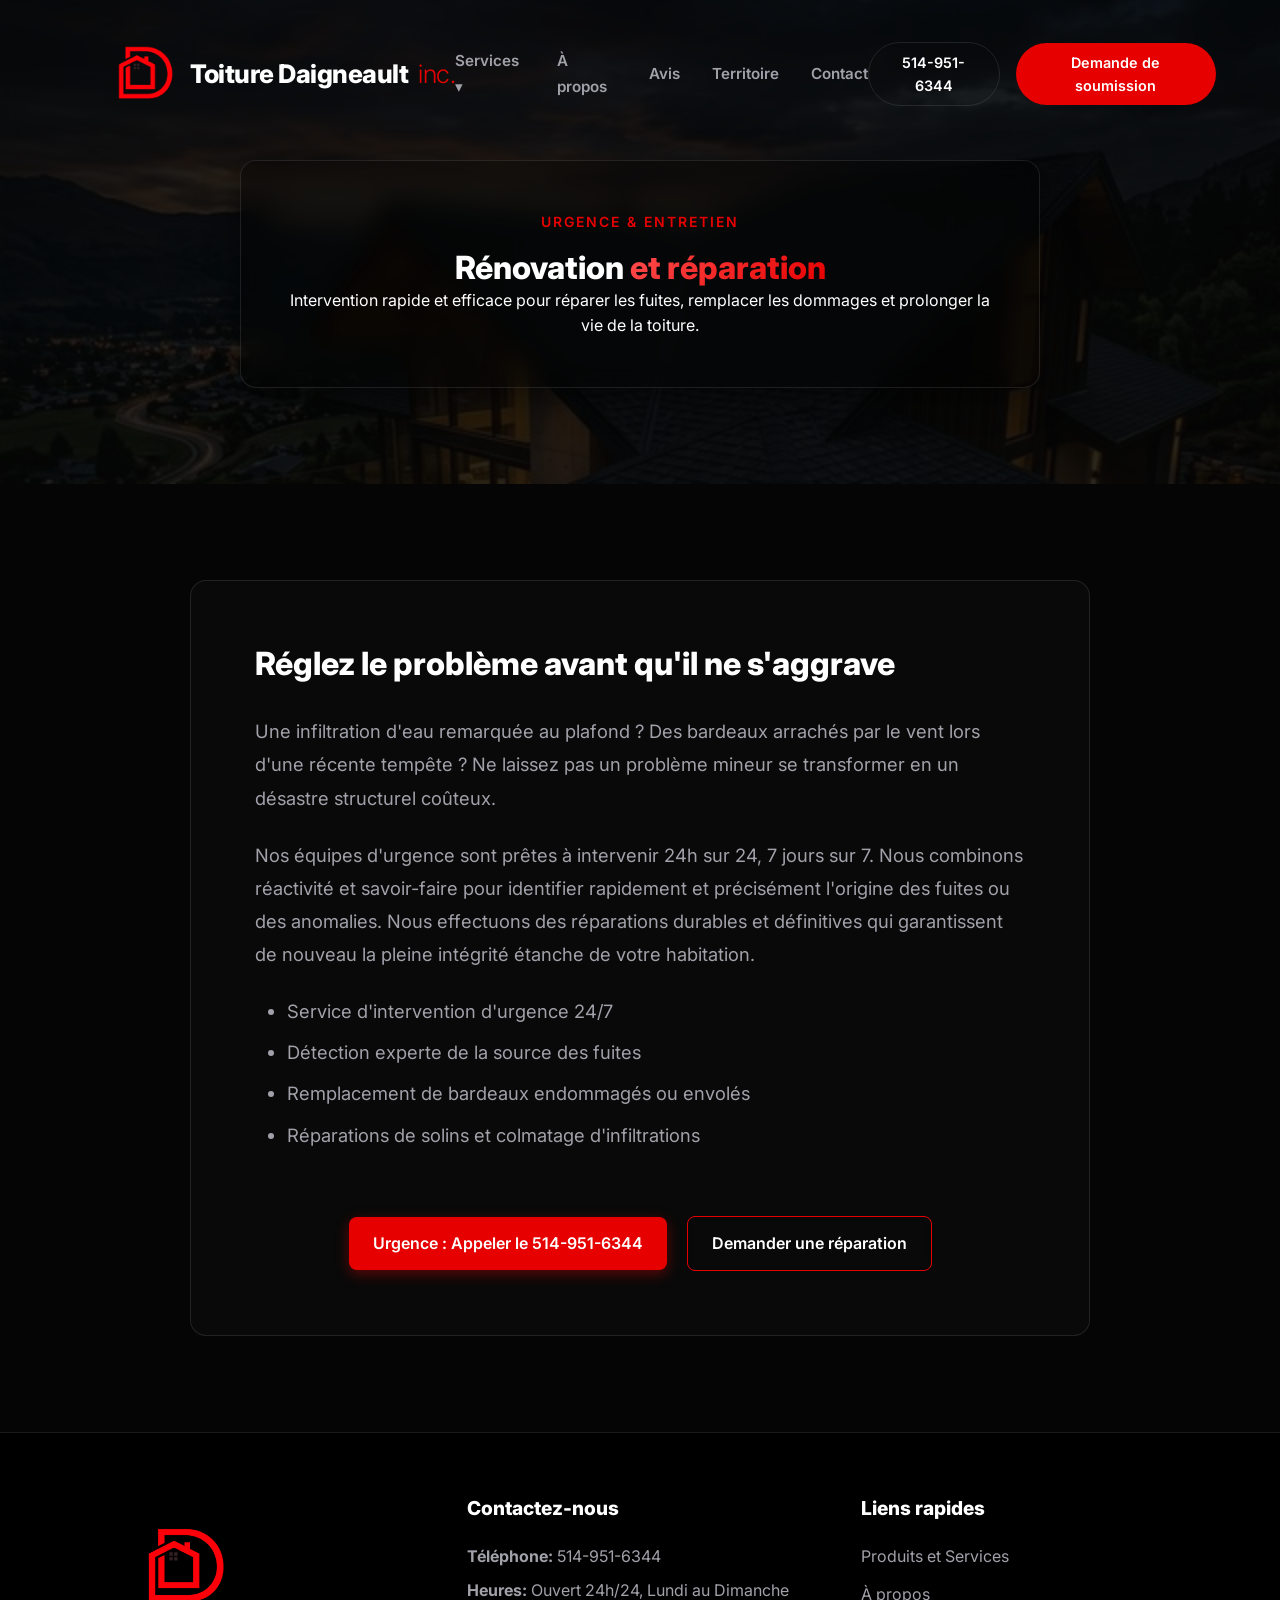
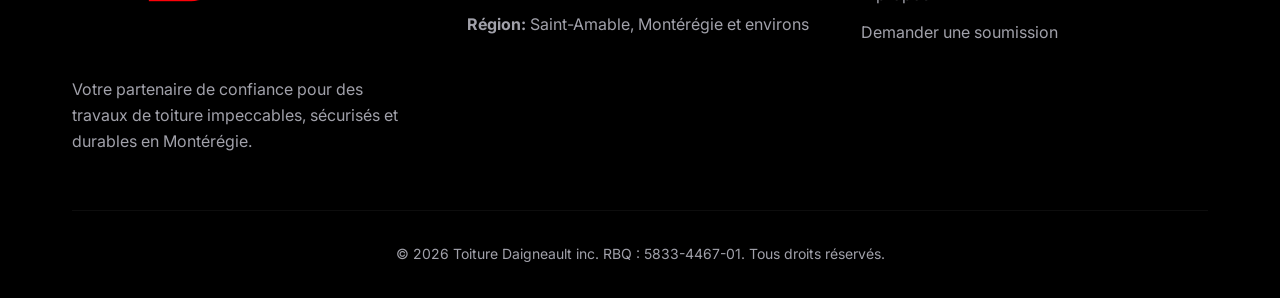
<file: reparation.html>
<!DOCTYPE html>
<html lang="fr">
<head>
    <meta charset="UTF-8">
    <meta name="viewport" content="width=device-width, initial-scale=1.0">
    <title>Rénovation et réparation - Toiture Daigneault inc.</title>
    <meta name="description" content="Urgence toiture 24/7 et réparation rapide de fuites à Saint-Amable et en Montérégie.">
    <link href="https://fonts.googleapis.com/css2?family=Inter:wght@300;400;600;800&display=swap" rel="stylesheet">
    <link rel="stylesheet" href="assets/css/style.css">
    <link rel="icon" href="assets/images/logo.png" type="image/png">
</head>
<body>
    <!-- Navbar -->
    <nav class="navbar scrolled">
        <div class="nav-content-fluid">
            <a href="index.html" class="logo-link">
                <img src="assets/images/logo.png" alt="Logo Toiture Daigneault" class="site-logo">
                <span class="logo-text">Toiture Daigneault <span>inc.</span></span>
            </a>
            <ul class="nav-links">
                <li class="dropdown">
                    <a href="index.html#services">Services ▾</a>
                    <ul class="dropdown-menu">
                        <li><a href="residentiel.html">Toitures résidentielles</a></li>
                        <li><a href="bardeaux.html">Bardeaux d'asphalte</a></li>
                        <li><a href="toit-plat.html">Toits plats & Membrane</a></li>
                        <li><a href="reparation.html">Rénovation et réparation</a></li>
                        <li><a href="gouttieres-soffites.html">Gouttières & Soffites</a></li>
                        <li><a href="deneigement.html">Déneigement de toiture</a></li>
                    </ul>
                </li>
                <li><a href="index.html#about">À propos</a></li>
                <li><a href="index.html#avis">Avis</a></li>
                <li><a href="index.html#territoire">Territoire</a></li>
                <li><a href="contact.html">Contact</a></li>
            </ul>
            <div class="nav-actions">
                <a href="tel:514-951-6344" class="btn btn-outline">514-951-6344</a>
                <a href="soumission.html" class="btn btn-nav">Demande de soumission</a>
            </div>
        </div>
    </nav>

    <header class="service-hero">
        <div class="container hero-content glass-panel dark-glass">
            <span class="eyebrow">Urgence & Entretien</span>
            <h1>Rénovation <span>et réparation</span></h1>
            <p>Intervention rapide et efficace pour réparer les fuites, remplacer les dommages et prolonger la vie de la toiture.</p>
        </div>
    </header>

    <section class="service-details">
        <div class="container">
            <div class="details-content">
                <h2>Réglez le problème avant qu'il ne s'aggrave</h2>
                <p>Une infiltration d'eau remarquée au plafond ? Des bardeaux arrachés par le vent lors d'une récente tempête ? Ne laissez pas un problème mineur se transformer en un désastre structurel coûteux.</p>
                <p>Nos équipes d'urgence sont prêtes à intervenir 24h sur 24, 7 jours sur 7. Nous combinons réactivité et savoir-faire pour identifier rapidement et précisément l'origine des fuites ou des anomalies. Nous effectuons des réparations durables et définitives qui garantissent de nouveau la pleine intégrité étanche de votre habitation.</p>
                <ul>
                    <li>Service d'intervention d'urgence 24/7</li>
                    <li>Détection experte de la source des fuites</li>
                    <li>Remplacement de bardeaux endommagés ou envolés</li>
                    <li>Réparations de solins et colmatage d'infiltrations</li>
                </ul>
                <div class="service-actions">
                    <a href="tel:514-951-6344" class="btn btn-primary" style="margin-right:1rem;">Urgence : Appeler le 514-951-6344</a>
                    <a href="soumission.html" class="btn btn-secondary" style="border-color:var(--clr-primary); color:white;">Demander une réparation</a>
                </div>
            </div>
        </div>
    </section>

    <!-- Footer -->
    <footer class="footer">
        <div class="container">
            <div class="footer-grid">
                <div class="footer-col brand-col">
                    <a href="index.html" class="logo-link"><img src="assets/images/logo.png" alt="Toiture Daigneault Inc." class="footer-logo"></a>
                    <p>Votre partenaire de confiance pour des travaux de toiture impeccables, sécurisés et durables en Montérégie.</p>
                </div>
                <div class="footer-col">
                    <h3>Contactez-nous</h3>
                    <p><strong>Téléphone:</strong> <a href="tel:514-951-6344">514-951-6344</a></p>
                    <p><strong>Heures:</strong> Ouvert 24h/24, Lundi au Dimanche</p>
                    <p><strong>Région:</strong> Saint-Amable, Montérégie et environs</p>
                </div>
                <div class="footer-col">
                    <h3>Liens rapides</h3>
                    <ul>
                        <li><a href="index.html#services">Produits et Services</a></li>
                        <li><a href="index.html#about">À propos</a></li>
                        <li><a href="soumission.html">Demander une soumission</a></li>
                    </ul>
                </div>
            </div>
            <div class="footer-bottom">
                <p>&copy; 2026 Toiture Daigneault inc. RBQ : 5833-4467-01. Tous droits réservés.</p>
            </div>
        </div>
    </footer>
    <script src="assets/js/main.js"></script>
</body>
</html>
</file>
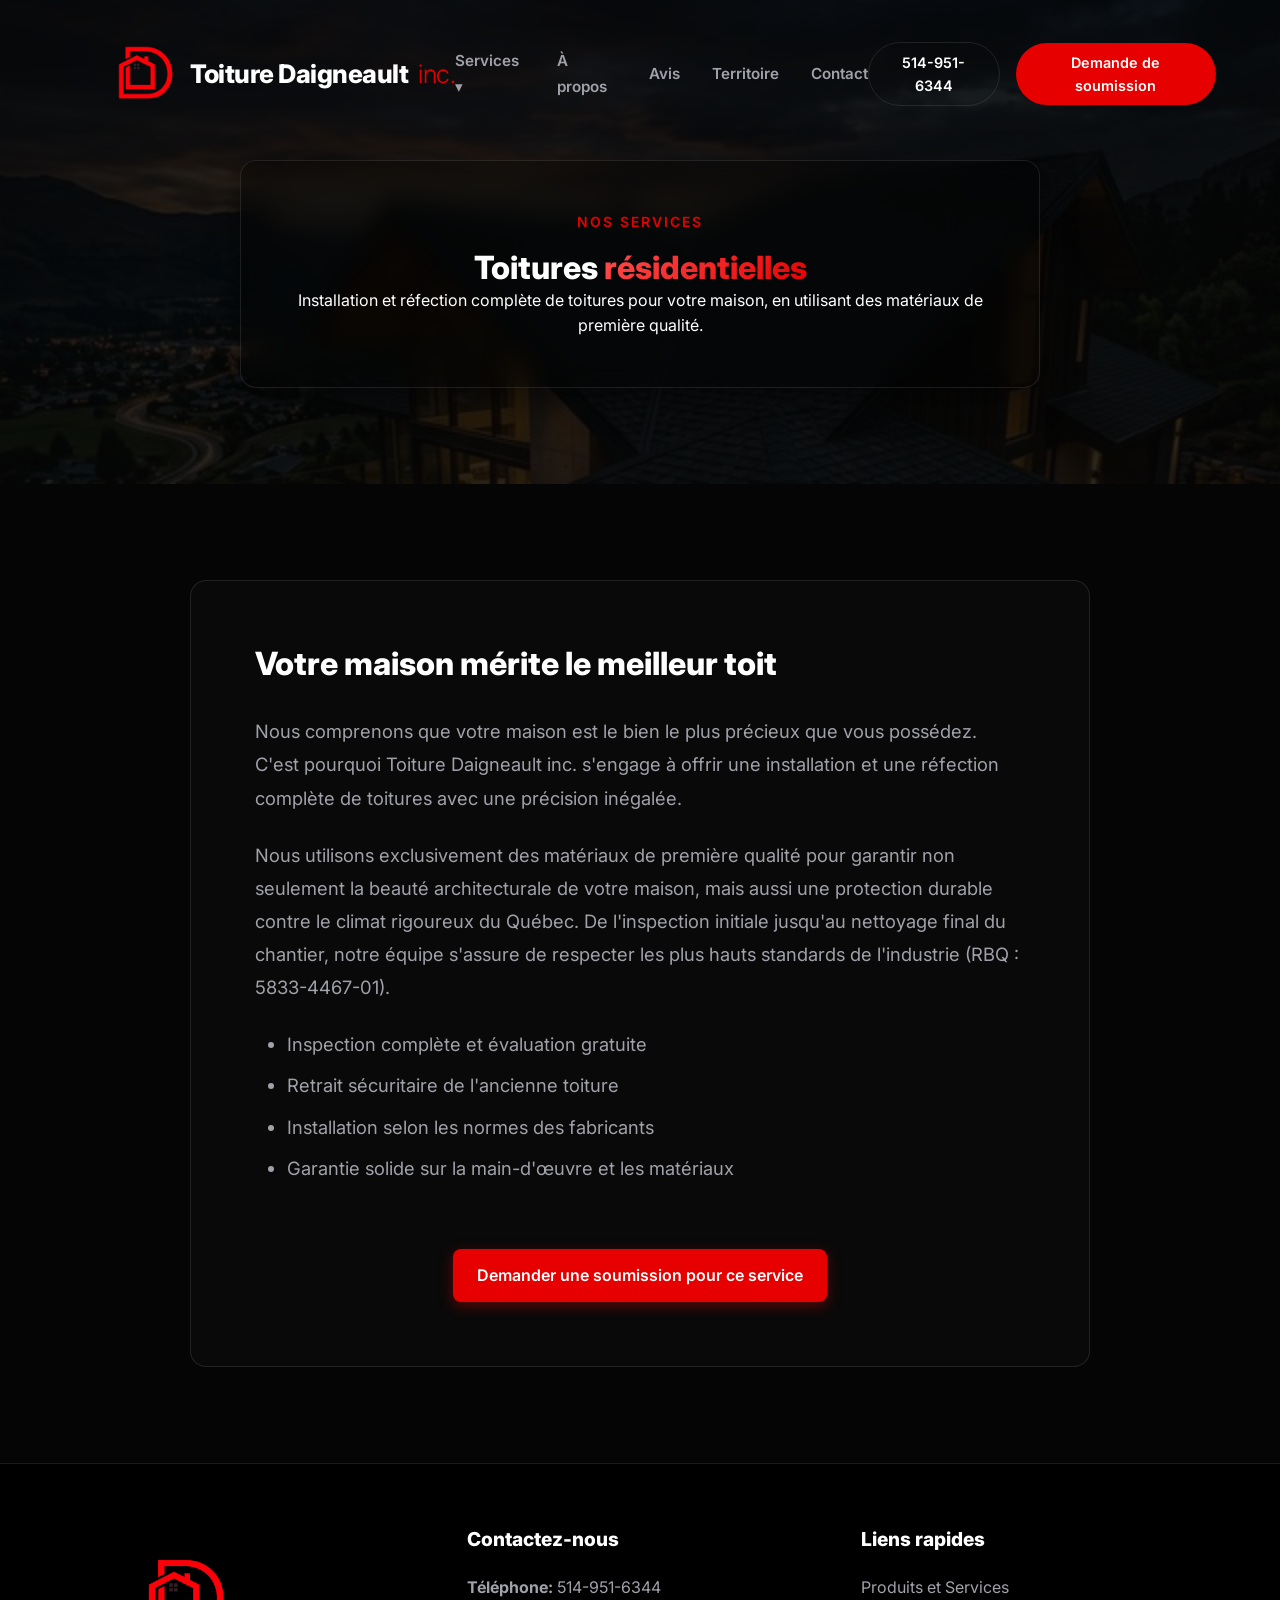
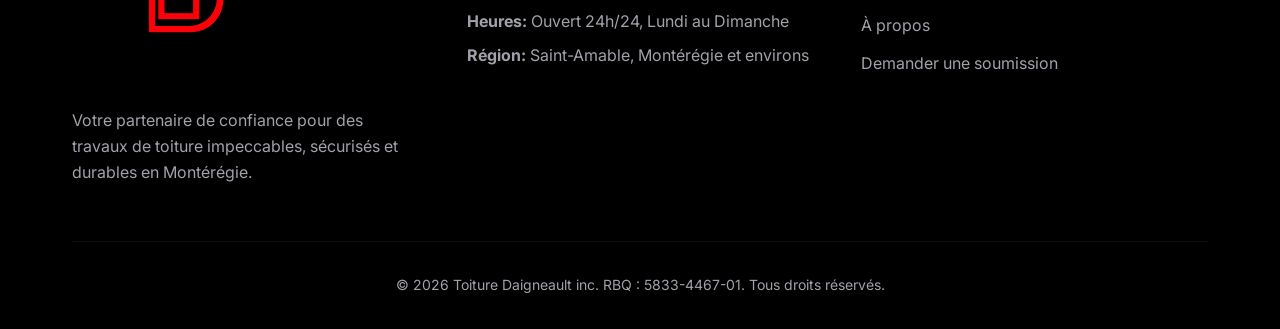
<file: residentiel.html>
<!DOCTYPE html>
<html lang="fr">
<head>
    <meta charset="UTF-8">
    <meta name="viewport" content="width=device-width, initial-scale=1.0">
    <title>Toitures résidentielles - Toiture Daigneault inc.</title>
    <meta name="description" content="Découvrez nos services d'installation et réfection complète de toitures résidentielles en Montérégie.">
    <link href="https://fonts.googleapis.com/css2?family=Inter:wght@300;400;600;800&display=swap" rel="stylesheet">
    <link rel="stylesheet" href="assets/css/style.css">
    <link rel="icon" href="assets/images/logo.png" type="image/png">
</head>
<body>
    <!-- Navbar -->
    <nav class="navbar scrolled">
        <div class="nav-content-fluid">
            <a href="index.html" class="logo-link">
                <img src="assets/images/logo.png" alt="Logo Toiture Daigneault" class="site-logo">
                <span class="logo-text">Toiture Daigneault <span>inc.</span></span>
            </a>
            <ul class="nav-links">
                <li class="dropdown">
                    <a href="index.html#services">Services ▾</a>
                    <ul class="dropdown-menu">
                        <li><a href="residentiel.html">Toitures résidentielles</a></li>
                        <li><a href="bardeaux.html">Bardeaux d'asphalte</a></li>
                        <li><a href="toit-plat.html">Toits plats & Membrane</a></li>
                        <li><a href="reparation.html">Rénovation et réparation</a></li>
                        <li><a href="gouttieres-soffites.html">Gouttières & Soffites</a></li>
                        <li><a href="deneigement.html">Déneigement de toiture</a></li>
                    </ul>
                </li>
                <li><a href="index.html#about">À propos</a></li>
                <li><a href="index.html#avis">Avis</a></li>
                <li><a href="index.html#territoire">Territoire</a></li>
                <li><a href="contact.html">Contact</a></li>
            </ul>
            <div class="nav-actions">
                <a href="tel:514-951-6344" class="btn btn-outline">514-951-6344</a>
                <a href="soumission.html" class="btn btn-nav">Demande de soumission</a>
            </div>
        </div>
    </nav>

    <!-- Hero -->
    <header class="service-hero">
        <div class="container hero-content glass-panel dark-glass">
            <span class="eyebrow">Nos Services</span>
            <h1>Toitures <span>résidentielles</span></h1>
            <p>Installation et réfection complète de toitures pour votre maison, en utilisant des matériaux de première qualité.</p>
        </div>
    </header>

    <!-- Details -->
    <section class="service-details">
        <div class="container">
            <div class="details-content">
                <h2>Votre maison mérite le meilleur toit</h2>
                <p>Nous comprenons que votre maison est le bien le plus précieux que vous possédez. C'est pourquoi Toiture Daigneault inc. s'engage à offrir une installation et une réfection complète de toitures avec une précision inégalée.</p>
                <p>Nous utilisons exclusivement des matériaux de première qualité pour garantir non seulement la beauté architecturale de votre maison, mais aussi une protection durable contre le climat rigoureux du Québec. De l'inspection initiale jusqu'au nettoyage final du chantier, notre équipe s'assure de respecter les plus hauts standards de l'industrie (RBQ : 5833-4467-01).</p>
                <ul>
                    <li>Inspection complète et évaluation gratuite</li>
                    <li>Retrait sécuritaire de l'ancienne toiture</li>
                    <li>Installation selon les normes des fabricants</li>
                    <li>Garantie solide sur la main-d'œuvre et les matériaux</li>
                </ul>
                <div class="service-actions">
                    <a href="soumission.html" class="btn btn-primary">Demander une soumission pour ce service</a>
                </div>
            </div>
        </div>
    </section>

    <!-- Footer -->
    <footer class="footer">
        <div class="container">
            <div class="footer-grid">
                <div class="footer-col brand-col">
                    <a href="index.html" class="logo-link"><img src="assets/images/logo.png" alt="Toiture Daigneault Inc." class="footer-logo"></a>
                    <p>Votre partenaire de confiance pour des travaux de toiture impeccables, sécurisés et durables en Montérégie.</p>
                </div>
                <div class="footer-col">
                    <h3>Contactez-nous</h3>
                    <p><strong>Téléphone:</strong> <a href="tel:514-951-6344">514-951-6344</a></p>
                    <p><strong>Heures:</strong> Ouvert 24h/24, Lundi au Dimanche</p>
                    <p><strong>Région:</strong> Saint-Amable, Montérégie et environs</p>
                </div>
                <div class="footer-col">
                    <h3>Liens rapides</h3>
                    <ul>
                        <li><a href="index.html#services">Produits et Services</a></li>
                        <li><a href="index.html#about">À propos</a></li>
                        <li><a href="soumission.html">Demander une soumission</a></li>
                    </ul>
                </div>
            </div>
            <div class="footer-bottom">
                <p>&copy; 2026 Toiture Daigneault inc. RBQ : 5833-4467-01. Tous droits réservés.</p>
            </div>
        </div>
    </footer>
    <script src="assets/js/main.js"></script>
</body>
</html>
</file>
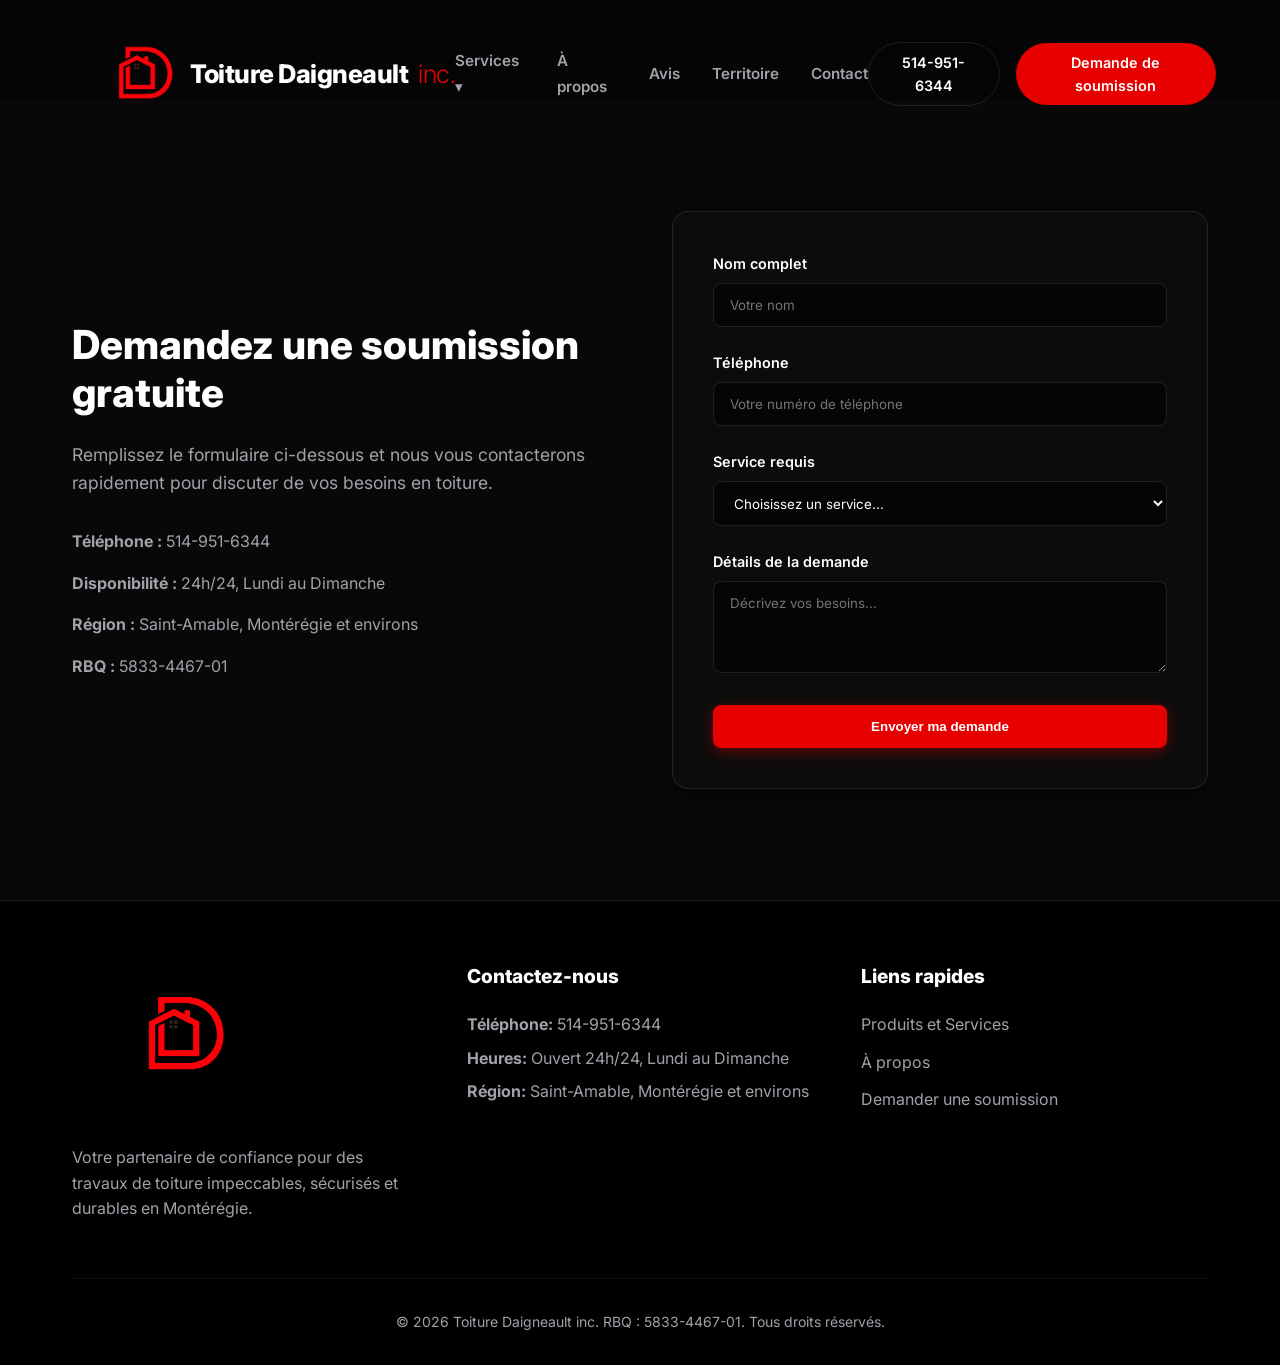
<file: soumission.html>
<!DOCTYPE html>
<html lang="fr">
<head>
    <meta charset="UTF-8">
    <meta name="viewport" content="width=device-width, initial-scale=1.0">
    <title>Demande de soumission - Toiture Daigneault inc.</title>
    <meta name="description" content="Demandez une soumission gratuite pour vos travaux de toiture à Saint-Amable et en Montérégie avec Toiture Daigneault inc.">
    <link href="https://fonts.googleapis.com/css2?family=Inter:wght@300;400;600;800&display=swap" rel="stylesheet">
    <link rel="stylesheet" href="assets/css/style.css">
    <style>
        /* Ajustement spécifique pour que le formulaire soit bien visible sous la barre de navigation */
        body { padding-top: 100px; }
        .contact-section { min-height: calc(100vh - 100px); display: flex; align-items: center; border-top: none; }
    </style>
    <link rel="icon" href="assets/images/logo.png" type="image/png">
</head>
<body>
    <!-- Navbar -->
    <nav class="navbar scrolled">
        <div class="nav-content-fluid">
            <a href="index.html" class="logo-link">
                <img src="assets/images/logo.png" alt="Logo Toiture Daigneault" class="site-logo">
                <span class="logo-text">Toiture Daigneault <span>inc.</span></span>
            </a>
            <ul class="nav-links">
                <li class="dropdown">
                    <a href="index.html#services">Services ▾</a>
                    <ul class="dropdown-menu">
                        <li><a href="residentiel.html">Toitures résidentielles</a></li>
                        <li><a href="bardeaux.html">Bardeaux d'asphalte</a></li>
                        <li><a href="toit-plat.html">Toits plats & Membrane</a></li>
                        <li><a href="reparation.html">Rénovation et réparation</a></li>
                        <li><a href="gouttieres-soffites.html">Gouttières & Soffites</a></li>
                        <li><a href="deneigement.html">Déneigement de toiture</a></li>
                    </ul>
                </li>
                <li><a href="index.html#about">À propos</a></li>
                <li><a href="index.html#avis">Avis</a></li>
                <li><a href="index.html#territoire">Territoire</a></li>
                <li><a href="contact.html">Contact</a></li>
            </ul>
            <div class="nav-actions">
                <a href="tel:514-951-6344" class="btn btn-outline">514-951-6344</a>
                <a href="soumission.html" class="btn btn-nav">Demande de soumission</a>
            </div>
            <button class="mobile-menu-btn" id="mobile-menu-btn">
                <span></span><span></span><span></span>
            </button>
        </div>
    </nav>

    <!-- Contact Form Section -->
    <section id="soumission" class="contact-section">
        <div class="container">
            <div class="contact-grid">
                <div class="contact-info">
                    <h2>Demandez une soumission gratuite</h2>
                    <p>Remplissez le formulaire ci-dessous et nous vous contacterons rapidement pour discuter de vos besoins en toiture.</p>
                    <ul class="info-list">
                        <li><strong>Téléphone :</strong> <a href="tel:514-951-6344">514-951-6344</a></li>
                        <li><strong>Disponibilité :</strong> 24h/24, Lundi au Dimanche</li>
                        <li><strong>Région :</strong> Saint-Amable, Montérégie et environs</li>
                        <li><strong>RBQ :</strong> 5833-4467-01</li>
                    </ul>
                </div>
                <div class="contact-form glass-panel">
                    <form action="#" method="POST">
                        <div class="form-group">
                            <label for="name">Nom complet</label>
                            <input type="text" id="name" name="name" required placeholder="Votre nom">
                        </div>
                        <div class="form-group">
                            <label for="phone">Téléphone</label>
                            <input type="tel" id="phone" name="phone" required placeholder="Votre numéro de téléphone">
                        </div>
                        <div class="form-group">
                            <label for="service">Service requis</label>
                            <select id="service" name="service" required>
                                <option value="" disabled selected>Choisissez un service...</option>
                                <option value="residentiel">Toiture résidentielle</option>
                                <option value="plat">Toit plat / Membrane</option>
                                <option value="bardeaux">Bardeaux d'asphalte</option>
                                <option value="reparation">Réparation / Urgence</option>
                                <option value="autre">Autre service</option>
                            </select>
                        </div>
                        <div class="form-group">
                            <label for="message">Détails de la demande</label>
                            <textarea id="message" name="message" rows="4" placeholder="Décrivez vos besoins..."></textarea>
                        </div>
                        <button type="submit" class="btn btn-primary w-100">Envoyer ma demande</button>
                    </form>
                </div>
            </div>
        </div>
    </section>

    <!-- Footer -->
    <footer class="footer">
        <div class="container">
            <div class="footer-grid">
                <div class="footer-col brand-col">
                    <a href="index.html" class="logo-link"><img src="assets/images/logo.png" alt="Toiture Daigneault Inc." class="footer-logo"></a>
                    <p>Votre partenaire de confiance pour des travaux de toiture impeccables, sécurisés et durables en Montérégie.</p>
                </div>
                <div class="footer-col">
                    <h3>Contactez-nous</h3>
                    <p><strong>Téléphone:</strong> <a href="tel:514-951-6344">514-951-6344</a></p>
                    <p><strong>Heures:</strong> Ouvert 24h/24, Lundi au Dimanche</p>
                    <p><strong>Région:</strong> Saint-Amable, Montérégie et environs</p>
                </div>
                <div class="footer-col">
                    <h3>Liens rapides</h3>
                    <ul>
                        <li><a href="index.html#services">Produits et Services</a></li>
                        <li><a href="index.html#about">À propos</a></li>
                        <li><a href="soumission.html">Demander une soumission</a></li>
                    </ul>
                </div>
            </div>
            <div class="footer-bottom">
                <p>&copy; 2026 Toiture Daigneault inc. RBQ : 5833-4467-01. Tous droits réservés.</p>
            </div>
        </div>
    </footer>
    
    <script src="assets/js/main.js"></script>
</body>
</html>
</file>
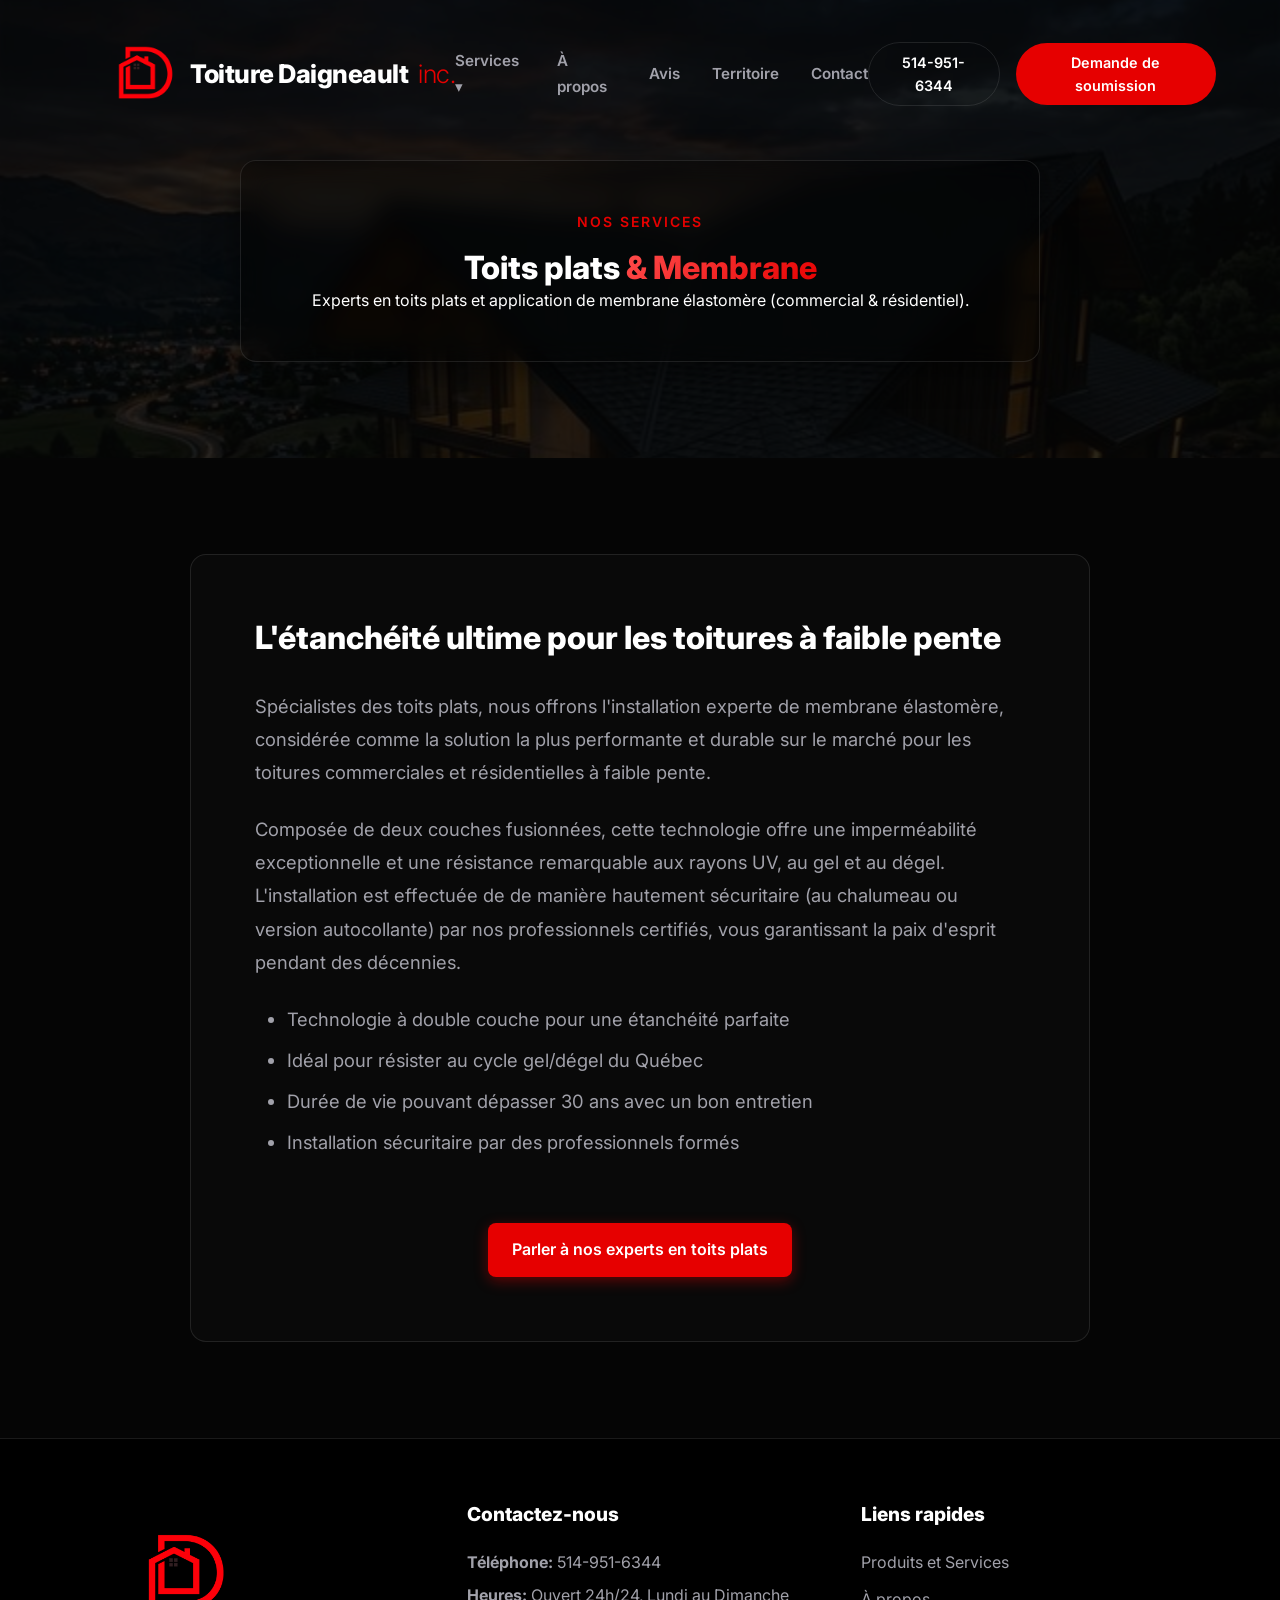
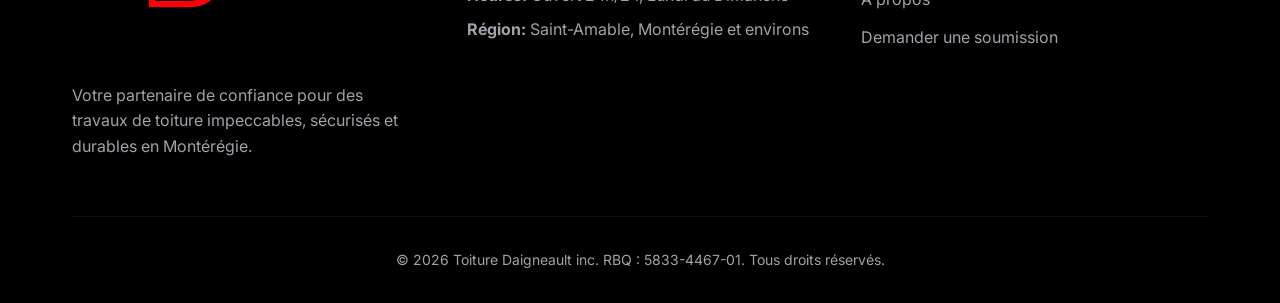
<file: toit-plat.html>
<!DOCTYPE html>
<html lang="fr">
<head>
    <meta charset="UTF-8">
    <meta name="viewport" content="width=device-width, initial-scale=1.0">
    <title>Toits plats & Membrane - Toiture Daigneault inc.</title>
    <meta name="description" content="Spécialistes en toits plats et membrane élastomère pour les secteurs commercial et résidentiel.">
    <link href="https://fonts.googleapis.com/css2?family=Inter:wght@300;400;600;800&display=swap" rel="stylesheet">
    <link rel="stylesheet" href="assets/css/style.css">
    <link rel="icon" href="assets/images/logo.png" type="image/png">
</head>
<body>
    <nav class="navbar scrolled">
        <div class="nav-content-fluid">
            <a href="index.html" class="logo-link">
                <img src="assets/images/logo.png" alt="Logo Toiture Daigneault" class="site-logo">
                <span class="logo-text">Toiture Daigneault <span>inc.</span></span>
            </a>
            <ul class="nav-links">
                <li class="dropdown">
                    <a href="index.html#services">Services ▾</a>
                    <ul class="dropdown-menu">
                        <li><a href="residentiel.html">Toitures résidentielles</a></li>
                        <li><a href="bardeaux.html">Bardeaux d'asphalte</a></li>
                        <li><a href="toit-plat.html">Toits plats & Membrane</a></li>
                        <li><a href="reparation.html">Rénovation et réparation</a></li>
                        <li><a href="gouttieres-soffites.html">Gouttières & Soffites</a></li>
                        <li><a href="deneigement.html">Déneigement de toiture</a></li>
                    </ul>
                </li>
                <li><a href="index.html#about">À propos</a></li>
                <li><a href="index.html#avis">Avis</a></li>
                <li><a href="index.html#territoire">Territoire</a></li>
                <li><a href="contact.html">Contact</a></li>
            </ul>
            <div class="nav-actions">
                <a href="tel:514-951-6344" class="btn btn-outline">514-951-6344</a>
                <a href="soumission.html" class="btn btn-nav">Demande de soumission</a>
            </div>
        </div>
    </nav>

    <header class="service-hero">
        <div class="container hero-content glass-panel dark-glass">
            <span class="eyebrow">Nos Services</span>
            <h1>Toits plats <span>& Membrane</span></h1>
            <p>Experts en toits plats et application de membrane élastomère (commercial & résidentiel).</p>
        </div>
    </header>

    <section class="service-details">
        <div class="container">
            <div class="details-content">
                <h2>L'étanchéité ultime pour les toitures à faible pente</h2>
                <p>Spécialistes des toits plats, nous offrons l'installation experte de membrane élastomère, considérée comme la solution la plus performante et durable sur le marché pour les toitures commerciales et résidentielles à faible pente.</p>
                <p>Composée de deux couches fusionnées, cette technologie offre une imperméabilité exceptionnelle et une résistance remarquable aux rayons UV, au gel et au dégel. L'installation est effectuée de de manière hautement sécuritaire (au chalumeau ou version autocollante) par nos professionnels certifiés, vous garantissant la paix d'esprit pendant des décennies.</p>
                <ul>
                    <li>Technologie à double couche pour une étanchéité parfaite</li>
                    <li>Idéal pour résister au cycle gel/dégel du Québec</li>
                    <li>Durée de vie pouvant dépasser 30 ans avec un bon entretien</li>
                    <li>Installation sécuritaire par des professionnels formés</li>
                </ul>
                <div class="service-actions">
                    <a href="soumission.html" class="btn btn-primary">Parler à nos experts en toits plats</a>
                </div>
            </div>
        </div>
    </section>

    <!-- Footer -->
    <footer class="footer">
        <div class="container">
            <div class="footer-grid">
                <div class="footer-col brand-col">
                    <a href="index.html" class="logo-link"><img src="assets/images/logo.png" alt="Toiture Daigneault Inc." class="footer-logo"></a>
                    <p>Votre partenaire de confiance pour des travaux de toiture impeccables, sécurisés et durables en Montérégie.</p>
                </div>
                <div class="footer-col">
                    <h3>Contactez-nous</h3>
                    <p><strong>Téléphone:</strong> <a href="tel:514-951-6344">514-951-6344</a></p>
                    <p><strong>Heures:</strong> Ouvert 24h/24, Lundi au Dimanche</p>
                    <p><strong>Région:</strong> Saint-Amable, Montérégie et environs</p>
                </div>
                <div class="footer-col">
                    <h3>Liens rapides</h3>
                    <ul>
                        <li><a href="index.html#services">Produits et Services</a></li>
                        <li><a href="index.html#about">À propos</a></li>
                        <li><a href="soumission.html">Demander une soumission</a></li>
                    </ul>
                </div>
            </div>
            <div class="footer-bottom">
                <p>&copy; 2026 Toiture Daigneault inc. RBQ : 5833-4467-01. Tous droits réservés.</p>
            </div>
        </div>
    </footer>
    <script src="assets/js/main.js"></script>
</body>
</html>
</file>
<file: assets/css/style.css>
:root {
    /* Color Palette */
    --clr-bg: #050505; /* Black */
    --clr-text: #ffffff; /* White */
    --clr-text-muted: #a1a1aa; /* Light Gray */
    --clr-primary: #e60000; /* Red */
    --clr-primary-hover: #cc0000; /* Darker Red */
    --clr-secondary: #e60000; /* Red */
    --clr-secondary-hover: #cc0000; /* Darker Red */
    
    /* Glassmorphism settings */
    --clr-glass: rgba(255, 255, 255, 0.05);
    --clr-glass-border: rgba(255, 255, 255, 0.1);
    --clr-glass-dark: rgba(0, 0, 0, 0.4);
    
    /* Typography */
    --font-main: 'Inter', system-ui, sans-serif;
    
    --transition: all 0.3s cubic-bezier(0.4, 0, 0.2, 1);
}

* {
    margin: 0;
    padding: 0;
    box-sizing: border-box;
}

html {
    scroll-behavior: smooth;
}

body {
    font-family: var(--font-main);
    background-color: var(--clr-bg);
    color: var(--clr-text);
    line-height: 1.6;
    overflow-x: hidden;
}

.container {
    width: 100%;
    max-width: 1200px;
    margin: 0 auto;
    padding: 0 2rem;
}

/* Glassmorphism Utilities */
.glass-panel {
    background: var(--clr-glass);
    backdrop-filter: blur(12px);
    -webkit-backdrop-filter: blur(12px);
    border: 1px solid var(--clr-glass-border);
    border-radius: 1rem;
    box-shadow: 0 8px 32px 0 rgba(0, 0, 0, 0.5);
}

.dark-glass {
    background: var(--clr-glass-dark);
}

/* Typography elements */
h1, h2, h3, h4 {
    line-height: 1.2;
    font-weight: 800;
}

h1 span {
    background: linear-gradient(135deg, #ff4d4d, #e60000);
    -webkit-background-clip: text;
    background-clip: text;
    -webkit-text-fill-color: transparent;
}

a {
    text-decoration: none;
    color: inherit;
    transition: var(--transition);
}

/* Buttons */
.btn {
    display: inline-flex;
    align-items: center;
    justify-content: center;
    padding: 0.875rem 1.5rem;
    border-radius: 0.5rem;
    font-weight: 600;
    cursor: pointer;
    transition: var(--transition);
    border: none;
    outline: none;
    text-align: center;
}

.btn-primary {
    background-color: var(--clr-primary);
    color: white;
    box-shadow: 0 4px 14px 0 rgba(230, 0, 0, 0.39);
}

.btn-primary:hover {
    background-color: var(--clr-primary-hover);
    transform: translateY(-2px);
    box-shadow: 0 6px 20px rgba(230, 0, 0, 0.23);
}

.btn-secondary {
    background: transparent;
    border: 1px solid var(--clr-glass-border);
    color: white;
    backdrop-filter: blur(4px);
}

.btn-secondary:hover {
    background: rgba(255,255,255,0.1);
    transform: translateY(-2px);
}

.btn-nav {
    background: var(--clr-secondary);
    color: white;
    padding: 0.5rem 1rem;
    border-radius: 2rem;
    font-size: 0.9rem;
}
.btn-nav:hover {
    background: var(--clr-secondary-hover);
}

.nav-actions {
    display: flex;
    gap: 1rem;
    align-items: center;
}

.btn-outline {
    background: transparent;
    border: 1px solid var(--clr-glass-border);
    color: white;
    padding: 0.5rem 1rem;
    border-radius: 2rem;
    font-size: 0.9rem;
    transition: var(--transition);
}

.btn-outline:hover {
    background: rgba(255,255,255,0.1);
}

.w-100 {
    width: 100%;
}

/* Navbar */
.navbar {
    position: fixed;
    top: 0;
    width: 100%;
    z-index: 1000;
    padding: 1.5rem 0;
    transition: var(--transition);
}

.navbar.scrolled {
    padding: 1rem 0;
    background: rgba(5, 5, 5, 0.9);
    backdrop-filter: blur(10px);
    border-bottom: 1px solid var(--clr-glass-border);
}

.nav-content-fluid {
    display: flex;
    justify-content: space-between;
    align-items: center;
    width: 100%;
    padding: 0 4rem; /* Far left edge padding */
}

.logo-link {
    display: flex;
    align-items: center;
    gap: 0;
    transition: var(--transition);
}

.logo-link:hover {
    transform: scale(1.02);
}

.site-logo {
    height: 100px;
    width: auto;
    display: block;
    transition: var(--transition);
}

.logo-text {
    font-size: 1.6rem;
    font-weight: 800;
    letter-spacing: -0.5px;
    color: white;
    white-space: nowrap;
    margin-left: -1.5rem; /* Compensate for transparent padding in logo image */
}

.logo-text span {
    font-weight: 300;
    color: var(--clr-primary);
    margin-left: 0.35rem;
}

.navbar.scrolled .site-logo {
    height: 70px;
}

.nav-links {
    display: flex;
    gap: 2rem;
    list-style: none;
    align-items: center;
}

.nav-links a {
    font-weight: 600;
    font-size: 0.95rem;
    color: var(--clr-text-muted);
}

.nav-links a:hover {
    color: white;
}

/* Dropdown */
.dropdown {
    position: relative;
    padding: 1rem 0; /* Ensures hover area doesn't break between link and menu */
}

.dropdown-menu {
    position: absolute;
    top: 100%;
    left: 0;
    min-width: 260px;
    background: rgba(5, 5, 5, 0.95);
    backdrop-filter: blur(10px);
    border: 1px solid var(--clr-glass-border);
    border-radius: 0.5rem;
    padding: 0.5rem 0;
    list-style: none;
    opacity: 0;
    visibility: hidden;
    transform: translateY(10px);
    transition: var(--transition);
    box-shadow: 0 10px 30px rgba(0,0,0,0.5);
    z-index: 100;
}

.dropdown:hover .dropdown-menu {
    opacity: 1;
    visibility: visible;
    transform: translateY(0);
}

.dropdown-menu a {
    display: block !important;
    padding: 0.75rem 1.5rem;
    color: var(--clr-text-muted) !important;
    font-weight: 500 !important;
    font-size: 0.9rem !important;
}

.dropdown-menu a:hover {
    background: rgba(255, 255, 255, 0.05);
    color: white !important;
    padding-left: 2rem;
    border-left: 3px solid var(--clr-primary);
}

.mobile-menu-btn {
    display: none;
    background: none;
    border: none;
    flex-direction: column;
    gap: 5px;
    cursor: pointer;
}

.mobile-menu-btn span {
    display: block;
    width: 25px;
    height: 3px;
    background: white;
    border-radius: 2px;
    transition: var(--transition);
}

/* Hero Section */
.hero {
    position: relative;
    min-height: 100vh;
    display: flex;
    align-items: center;
    padding-top: 80px;
    overflow: hidden;
}

.hero-bg {
    position: absolute;
    inset: 0;
    background-image: url('../images/hero-bg.jpg');
    background-size: cover;
    background-position: center;
    z-index: -2;
    transform: scale(1.05);
    animation: slowZoom 20s infinite alternate;
}

@keyframes slowZoom {
    from { transform: scale(1); }
    to { transform: scale(1.1); }
}

/* Gradient overlay to ensure text readability */
.hero::after {
    content: '';
    position: absolute;
    inset: 0;
    background: linear-gradient(180deg, rgba(5, 5, 5, 0.85) 0%, rgba(5, 5, 5, 0.5) 50%, var(--clr-bg) 100%);
    z-index: -1;
}

.hero-content {
    max-width: 800px;
    padding: 3rem;
    margin: 0 auto;
    text-align: center;
    transform: translateY(20px);
    animation: fadeUp 1s forwards ease-out;
}

.eyebrow {
    display: inline-block;
    color: var(--clr-primary);
    font-weight: 600;
    text-transform: uppercase;
    letter-spacing: 2px;
    font-size: 0.875rem;
    margin-bottom: 1rem;
}

.hero h1 {
    font-size: clamp(2.5rem, 5vw, 4.5rem);
    margin-bottom: 1.5rem;
}

.hero p {
    font-size: 1.2rem;
    color: var(--clr-text-muted);
    margin-bottom: 2.5rem;
    max-width: 600px;
    margin-inline: auto;
}

.hero-actions {
    display: flex;
    gap: 1rem;
    justify-content: center;
    margin-bottom: 3rem;
    flex-wrap: wrap;
}

.hero-badges {
    display: flex;
    gap: 1rem;
    justify-content: center;
    flex-wrap: wrap;
}

.badge {
    background: rgba(255,255,255,0.05);
    border: 1px solid rgba(255,255,255,0.1);
    padding: 0.5rem 1rem;
    border-radius: 2rem;
    font-size: 0.875rem;
    font-weight: 600;
    color: var(--clr-text-muted);
}

/* Services */
.services {
    padding: 6rem 0;
    position: relative;
}

.section-header {
    text-align: center;
    margin-bottom: 4rem;
}

.section-header h2 {
    font-size: 2.5rem;
    margin-bottom: 1rem;
}

.section-header p {
    color: var(--clr-text-muted);
    font-size: 1.1rem;
}

.services-grid {
    display: grid;
    grid-template-columns: repeat(auto-fit, minmax(300px, 1fr));
    gap: 2rem;
}

.service-card {
    padding: 2.5rem;
    transition: var(--transition);
    border: 1px solid var(--clr-glass-border);
    background: rgba(255,255,255,0.02);
    border-radius: 1rem;
    position: relative;
    overflow: hidden;
}

.service-card::before {
    content: '';
    position: absolute;
    top: 0; left: 0; width: 100%; height: 100%;
    background: radial-gradient(circle at top right, rgba(230,0,0,0.15), transparent 70%);
    opacity: 0;
    transition: var(--transition);
}

.service-card:hover {
    transform: translateY(-10px);
    border-color: rgba(230, 0, 0, 0.4);
    background: rgba(255,255,255,0.04);
}

.service-card:hover::before {
    opacity: 1;
}

.service-card .icon {
    font-size: 2.5rem;
    margin-bottom: 1.5rem;
}

.service-card h3 {
    font-size: 1.25rem;
    margin-bottom: 1rem;
    color: white;
}

.service-card p {
    color: var(--clr-text-muted);
    font-size: 0.95rem;
}

/* About Section */
.about {
    padding: 6rem 0;
    background: url('../images/hero-bg.jpg') fixed center;
    background-size: cover;
    position: relative;
}

.about::before {
    content: '';
    position: absolute;
    inset: 0;
    background: rgba(5, 5, 5, 0.85);
}

.about-content {
    position: relative;
    z-index: 1;
    display: flex;
    justify-content: flex-end;
}

.about-text {
    max-width: 600px;
    padding: 4rem;
}

.about-text h2 {
    font-size: 2.5rem;
    margin-bottom: 1.5rem;
}

.about-text p {
    color: var(--clr-text-muted);
    font-size: 1.1rem;
    margin-bottom: 2rem;
}

.features-list {
    list-style: none;
    display: grid;
    gap: 1rem;
}

.features-list li {
    padding-left: 2rem;
    position: relative;
}

.features-list li::before {
    content: '✓';
    position: absolute;
    left: 0;
    color: var(--clr-primary);
    font-weight: bold;
}

/* Reviews Section */
.reviews-section {
    padding: 6rem 0;
    background: var(--clr-bg);
}

.reviews-grid {
    display: grid;
    grid-template-columns: repeat(auto-fit, minmax(300px, 1fr));
    gap: 2rem;
    margin-bottom: 3rem;
}

.review-card {
    padding: 2.5rem;
    background: rgba(255, 255, 255, 0.02);
    border: 1px solid var(--clr-glass-border);
    border-radius: 1rem;
    transition: var(--transition);
}

.review-card:hover {
    transform: translateY(-5px);
    border-color: rgba(230, 0, 0, 0.3);
    background: rgba(255, 255, 255, 0.04);
}

.stars {
    color: #fbbf24;
    font-size: 1.5rem;
    margin-bottom: 1rem;
    letter-spacing: 2px;
}

.review-text {
    font-style: italic;
    color: var(--clr-text-muted);
    margin-bottom: 1.5rem;
    font-size: 1.05rem;
}

.review-author {
    font-weight: 600;
    color: white;
}

.reviews-action {
    text-align: center;
}

/* Form Section */
.contact-section {
    padding: 6rem 0;
    position: relative;
    background: #080808;
    border-top: 1px solid var(--clr-glass-border);
}

.contact-grid {
    display: grid;
    grid-template-columns: 1fr 1fr;
    gap: 4rem;
    align-items: center;
}

.contact-info h2 {
    font-size: 2.5rem;
    margin-bottom: 1.5rem;
}

.contact-info p {
    color: var(--clr-text-muted);
    font-size: 1.1rem;
    margin-bottom: 2rem;
}

.info-list {
    list-style: none;
    display: grid;
    gap: 1rem;
    color: var(--clr-text-muted);
}

.info-list a:hover {
    color: var(--clr-primary);
}

.contact-form {
    padding: 2.5rem;
    background: rgba(255, 255, 255, 0.02);
}

.form-group {
    margin-bottom: 1.5rem;
}

.form-group label {
    display: block;
    margin-bottom: 0.5rem;
    font-size: 0.9rem;
    font-weight: 600;
}

.form-group input,
.form-group select,
.form-group textarea {
    width: 100%;
    padding: 0.8rem 1rem;
    border-radius: 0.5rem;
    background: rgba(0, 0, 0, 0.5);
    border: 1px solid var(--clr-glass-border);
    color: white;
    font-family: var(--font-main);
    transition: var(--transition);
}

.form-group input:focus,
.form-group select:focus,
.form-group textarea:focus {
    outline: none;
    border-color: var(--clr-primary);
    box-shadow: 0 0 0 2px rgba(230, 0, 0, 0.2);
}

@media (max-width: 992px) {
    .contact-grid {
        grid-template-columns: 1fr;
        gap: 3rem;
    }
    
    .nav-content-fluid {
        padding: 0 1.5rem;
    }
    
    .logo-text {
        font-size: 1.2rem;
    }
}

/* Service individual pages */
.service-hero {
    position: relative;
    padding: 10rem 0 6rem;
    background: url('../images/hero-bg.jpg') center/cover;
    background-attachment: fixed;
}

.service-hero::after {
    content: '';
    position: absolute;
    inset: 0;
    background: rgba(5, 5, 5, 0.85);
}

.service-hero .hero-content {
    position: relative;
    z-index: 1;
    text-align: center;
    max-width: 800px;
    margin: 0 auto;
    padding: 3rem;
}

.service-details {
    padding: 6rem 0;
}

.details-content {
    max-width: 900px;
    margin: 0 auto;
    padding: 4rem;
    border: 1px solid var(--clr-glass-border);
    border-radius: 1rem;
    background: rgba(255, 255, 255, 0.02);
}

.details-content h2 {
    font-size: 2rem;
    margin-bottom: 2rem;
    color: white;
}

.details-content p, .details-content ul {
    font-size: 1.15rem;
    color: var(--clr-text-muted);
    margin-bottom: 1.5rem;
    line-height: 1.8;
}

.details-content ul {
    padding-left: 2rem;
}

.details-content ul li {
    margin-bottom: 0.5rem;
}

.service-actions {
    margin-top: 4rem;
    text-align: center;
}

/* Map Section */
.map-section {
    padding-bottom: 0;
}

.map-container {
    width: 100%;
    height: 450px;
    overflow: hidden;
    margin-top: 3rem;
    position: relative;
    border-top: 1px solid var(--clr-glass-border);
    border-bottom: 1px solid var(--clr-glass-border);
}

.map-container iframe {
    width: 100%;
    height: calc(100% + 65px);
    margin-top: -60px; /* Hide the top Google My Maps panel */
    border: none;
}

/* Footer */
.footer {
    padding: 4rem 0 2rem;
    background: #000000;
    border-top: 1px solid var(--clr-glass-border);
}

.footer-grid {
    display: grid;
    grid-template-columns: repeat(auto-fit, minmax(250px, 1fr));
    gap: 3rem;
    margin-bottom: 3rem;
}

.brand-col p {
    margin-top: 1rem;
    color: var(--clr-text-muted);
}

.footer-logo {
    height: 140px;
    width: auto;
    margin-bottom: 1.5rem;
    display: block;
}

.footer-col h3 {
    font-size: 1.2rem;
    margin-bottom: 1.5rem;
    color: white;
}

.footer-col p, .footer-col ul {
    color: var(--clr-text-muted);
    margin-bottom: 0.5rem;
}

.footer-col ul {
    list-style: none;
    display: grid;
    gap: 0.75rem;
}

.footer-col a:hover {
    color: var(--clr-primary);
}

.footer-bottom {
    text-align: center;
    padding-top: 2rem;
    border-top: 1px solid rgba(255,255,255,0.05);
    color: var(--clr-text-muted);
    font-size: 0.875rem;
}

/* Animations */
@keyframes fadeUp {
    from {
        opacity: 0;
        transform: translateY(20px);
    }
    to {
        opacity: 1;
        transform: translateY(0);
    }
}

/* Responsive */
@media (max-width: 768px) {
    .nav-actions {
        display: none;
    }
    
    body.no-scroll {
        overflow: hidden;
    }

    .nav-links {
        display: flex;
        position: fixed;
        top: 0;
        right: -100%;
        width: 100%;
        height: 100vh;
        background: rgba(5, 5, 5, 0.98);
        backdrop-filter: blur(15px);
        -webkit-backdrop-filter: blur(15px);
        flex-direction: column;
        align-items: center;
        justify-content: center;
        z-index: 900;
        transition: right 0.4s ease-in-out;
        padding: 0;
    }

    .nav-links.active {
        right: 0;
    }

    .nav-links > li {
        width: 100%;
        text-align: center;
        margin-bottom: 1.5rem;
    }
    
    .nav-links a {
        font-size: 1.4rem;
    }

    .nav-links .dropdown-menu {
        position: static;
        opacity: 1;
        visibility: visible;
        transform: none;
        background: transparent;
        border: none;
        box-shadow: none;
        padding-top: 1rem;
    }
    
    .nav-links .dropdown-menu a {
        font-size: 1rem !important;
        padding: 0.5rem !important;
    }
    
    .nav-links .dropdown-menu a:hover {
        border-left: none;
        color: var(--clr-primary) !important;
        background: transparent;
        padding-left: 0.5rem !important;
    }

    .mobile-menu-btn {
        display: flex;
        z-index: 1000;
        position: relative;
    }

    .mobile-menu-btn.active span:nth-child(1) {
        transform: translateY(8px) rotate(45deg);
    }
    .mobile-menu-btn.active span:nth-child(2) {
        opacity: 0;
    }
    .mobile-menu-btn.active span:nth-child(3) {
        transform: translateY(-8px) rotate(-45deg);
    }

    .hero-content {
        padding: 2rem 1.5rem;
    }
    
    .hero-actions {
        flex-direction: column;
    }
    
    .about-text {
        padding: 2rem;
    }
}

/* Popup Soumission */
.popup-overlay {
    position: fixed;
    inset: 0;
    background: rgba(0, 0, 0, 0.8);
    backdrop-filter: blur(8px);
    -webkit-backdrop-filter: blur(8px);
    display: flex;
    justify-content: center;
    align-items: center;
    z-index: 9999;
    opacity: 0;
    visibility: hidden;
    transition: all 0.4s ease;
}

.popup-overlay.show {
    opacity: 1;
    visibility: visible;
}

.popup-content {
    position: relative;
    max-width: 450px;
    width: 90%;
    padding: 3rem 2rem;
    text-align: center;
    transform: translateY(30px) scale(0.95);
    transition: all 0.4s cubic-bezier(0.175, 0.885, 0.32, 1.275);
    border: 1px solid rgba(255, 255, 255, 0.1);
    box-shadow: 0 15px 50px rgba(0,0,0,0.5);
}

.popup-overlay.show .popup-content {
    transform: translateY(0) scale(1);
}

.popup-close {
    position: absolute;
    top: 15px;
    right: 20px;
    background: none;
    border: none;
    color: var(--clr-text-muted);
    font-size: 2rem;
    cursor: pointer;
    line-height: 1;
    transition: var(--transition);
}

.popup-close:hover {
    color: var(--clr-primary);
}

.popup-icon {
    font-size: 3.5rem;
    margin-bottom: 1rem;
}
</file>
